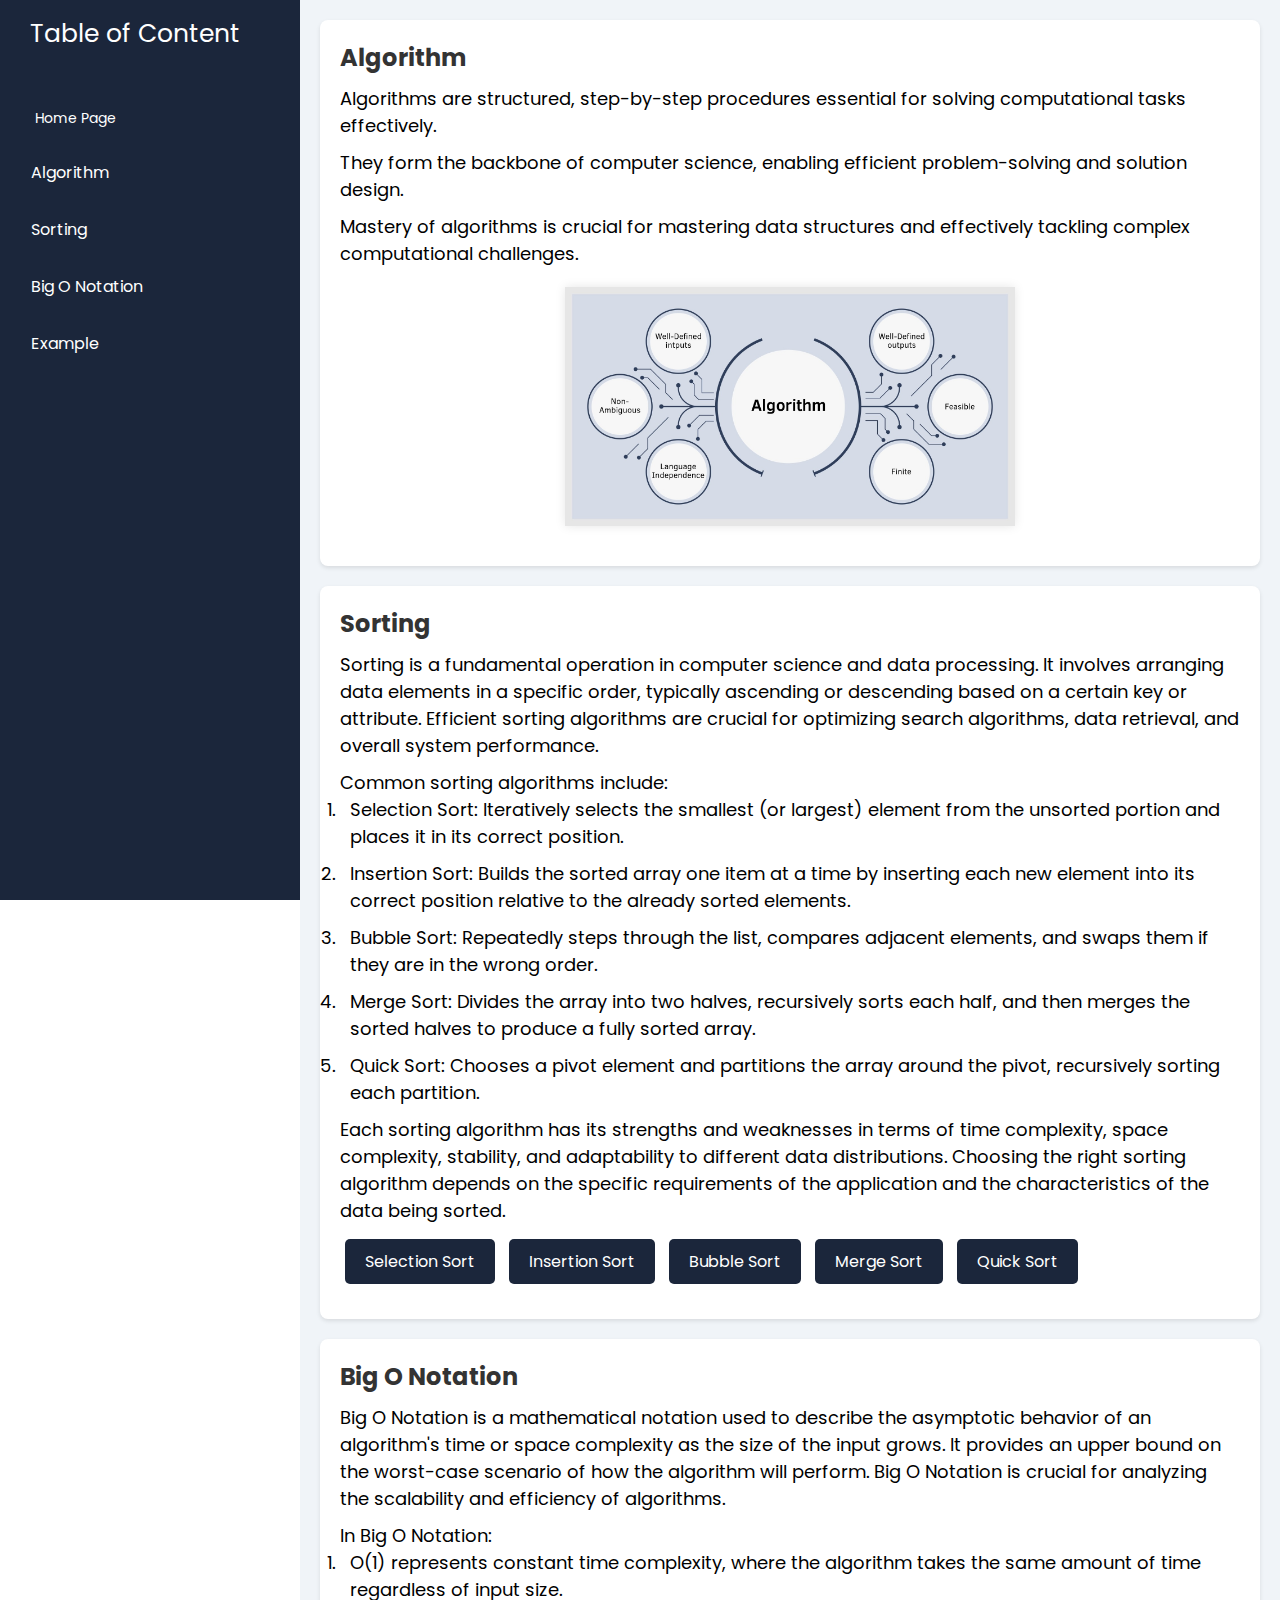
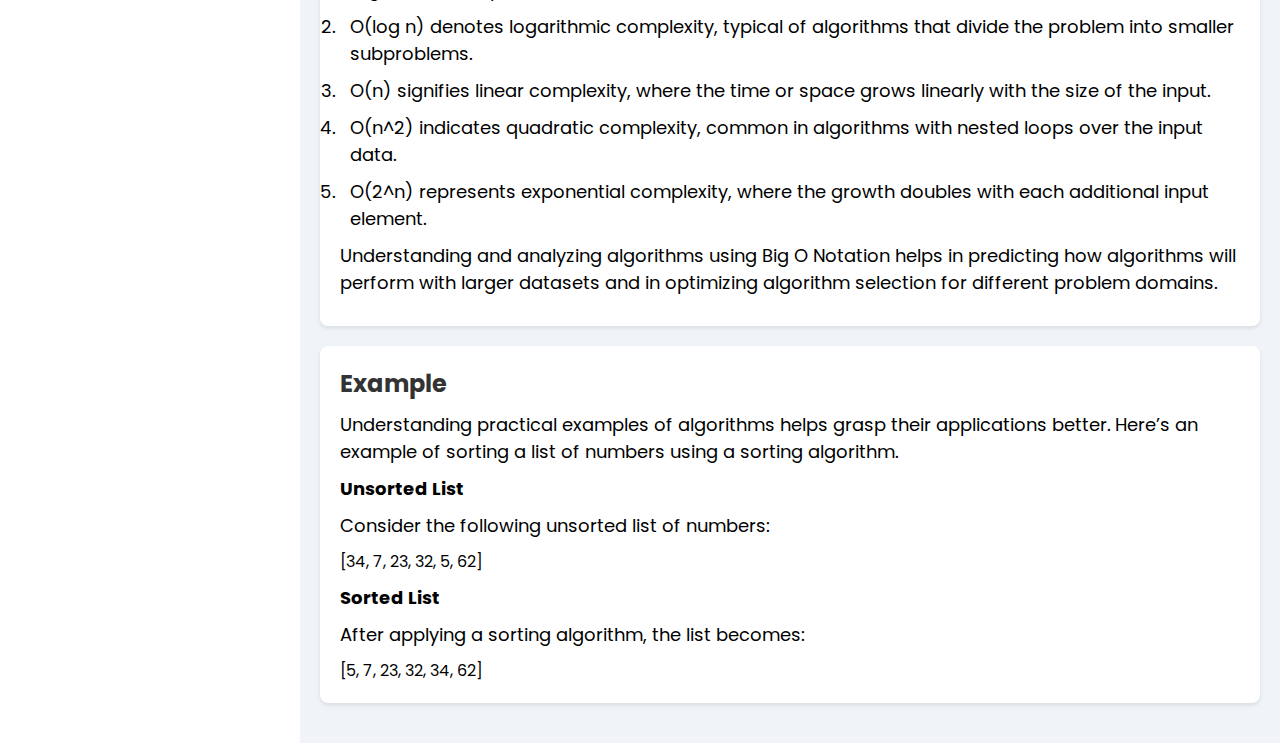
<file: index.html>
<!DOCTYPE html>
<html lang="en">
<head>
  <meta charset="UTF-8">
  <meta name="viewport" content="width=device-width, initial-scale=1.0">
  <title>Home page</title>
  <link rel="stylesheet" href="style.css">
  <link rel="stylesheet" href="https://cdnjs.cloudflare.com/ajax/libs/font-awesome/6.2.1/css/all.min.css">
  <script src="script.js" defer></script>
</head>
<body>
  <!-- Sidebar start -->
  <nav class="sidebar">
    <a href="#" class="logo">Table of Content</a>
    <div class="menu-content">
      <ul class="menu-items">
        <div class="menu-title">Home Page</div>
        <li class="item"><a href="#Algo">Algorithm</a></li>
        <li class="item" ><a href="#Sort">Sorting</a></li>
        <li class="item" ><a href="#Big">Big O Notation</a></li>
        <li class="item" ><a href="#Ex">Example</a></li>
      </ul>
    </div>
  </nav>

  <!-- Main content start -->
  <div class="main-content">
    <!-- algorithm  -->
    <div class="content-section" id="Algo">
      <h2>Algorithm</h2>
      <p>Algorithms are structured, step-by-step procedures essential for solving computational tasks effectively.</p>
      <p>They form the backbone of computer science, enabling efficient problem-solving and solution design.</p>
      <p>Mastery of algorithms is crucial for mastering data structures and effectively tackling complex computational challenges.</p>
        <img src="images/Algo.jpeg">
    </div>

        <!-- Sorting  -->
    <div class="content-section" id="Sort">
      <h2>Sorting</h2>
      <p>Sorting is a fundamental operation in computer science and data processing. It involves arranging data elements in a specific order, typically ascending or descending based on a certain key or attribute. Efficient sorting algorithms are crucial for optimizing search algorithms, data retrieval, and overall system performance.</p>

        <ol>Common sorting algorithms include:
        <li>Selection Sort: Iteratively selects the smallest (or largest) element from the unsorted portion and places it in its correct position.</li>
        <li>Insertion Sort: Builds the sorted array one item at a time by inserting each new element into its correct position relative to the already sorted elements.</li>
        <li>Bubble Sort: Repeatedly steps through the list, compares adjacent elements, and swaps them if they are in the wrong order.</li>
        <li>Merge Sort: Divides the array into two halves, recursively sorts each half, and then merges the sorted halves to produce a fully sorted array.</li>
        <li>Quick Sort: Chooses a pivot element and partitions the array around the pivot, recursively sorting each partition.</li>
        </ol>

        <p>Each sorting algorithm has its strengths and weaknesses in terms of time complexity, space complexity, stability, and adaptability to different data distributions. Choosing the right sorting algorithm depends on the specific requirements of the application and the characteristics of the data being sorted.</p>
          <div class="button-container">
        <button class="sort-button" data-url="selectionsort.html">Selection Sort</button>
        <button class="sort-button" data-url="insertionsort.html">Insertion Sort</button>
        <button class="sort-button" data-url="bubblesort.html">Bubble Sort</button>
        <button class="sort-button" data-url="mergesort.html">Merge Sort</button>
        <button class="sort-button" data-url="quicksort.html">Quick Sort</button>
      </div>
      <!-- <p>Sorting is the process of arranging data in a specific order. Common sorting algorithms include Selection Sort, Insertion Sort, Bubble Sort, Merge Sort, and Quick Sort.</p> -->
    </div>

        <!-- Big o Notation  -->
    <div class="content-section" id="Big">
      <h2>Big O Notation</h2>
      <!-- <p>Big O Notation is used to describe the performance or complexity of an algorithm. It provides an upper bound on the time or space requirements in terms of the input size.</p> -->
      <p>Big O Notation is a mathematical notation used to describe the asymptotic behavior of an algorithm's time or space complexity as the size of the input grows. It provides an upper bound on the worst-case scenario of how the algorithm will perform. Big O Notation is crucial for analyzing the scalability and efficiency of algorithms.</p>

      <ol>In Big O Notation:
      <li>O(1) represents constant time complexity, where the algorithm takes the same amount of time regardless of input size.</li>
      <li>O(log n) denotes logarithmic complexity, typical of algorithms that divide the problem into smaller subproblems.</li>
      <li>O(n) signifies linear complexity, where the time or space grows linearly with the size of the input.</li>
      <li>O(n^2) indicates quadratic complexity, common in algorithms with nested loops over the input data.</li>
      <li>O(2^n) represents exponential complexity, where the growth doubles with each additional input element.</li>
      </ol>
      <p>Understanding and analyzing algorithms using Big O Notation helps in predicting how algorithms will perform with larger datasets and in optimizing algorithm selection for different problem domains.</p>
    </div>

        <!-- Example  -->
    <div class="content-section" id="Ex">
      <h2>Example</h2>
      <p>Understanding practical examples of algorithms helps grasp their applications better. Here’s an example of sorting a list of numbers using a sorting algorithm.</p>
      
      <h3>Unsorted List</h3>
      <p>Consider the following unsorted list of numbers:</p>
      <pre><code class="language-python">[34, 7, 23, 32, 5, 62]</code></pre>
      <p></p>
      <h3>Sorted List</h3>
      <p>After applying a sorting algorithm, the list becomes:</p>
      <pre><code class="language-python">[5, 7, 23, 32, 34, 62]</code></pre>
    </div>
  </div>
  
</body>
</html>
</file>
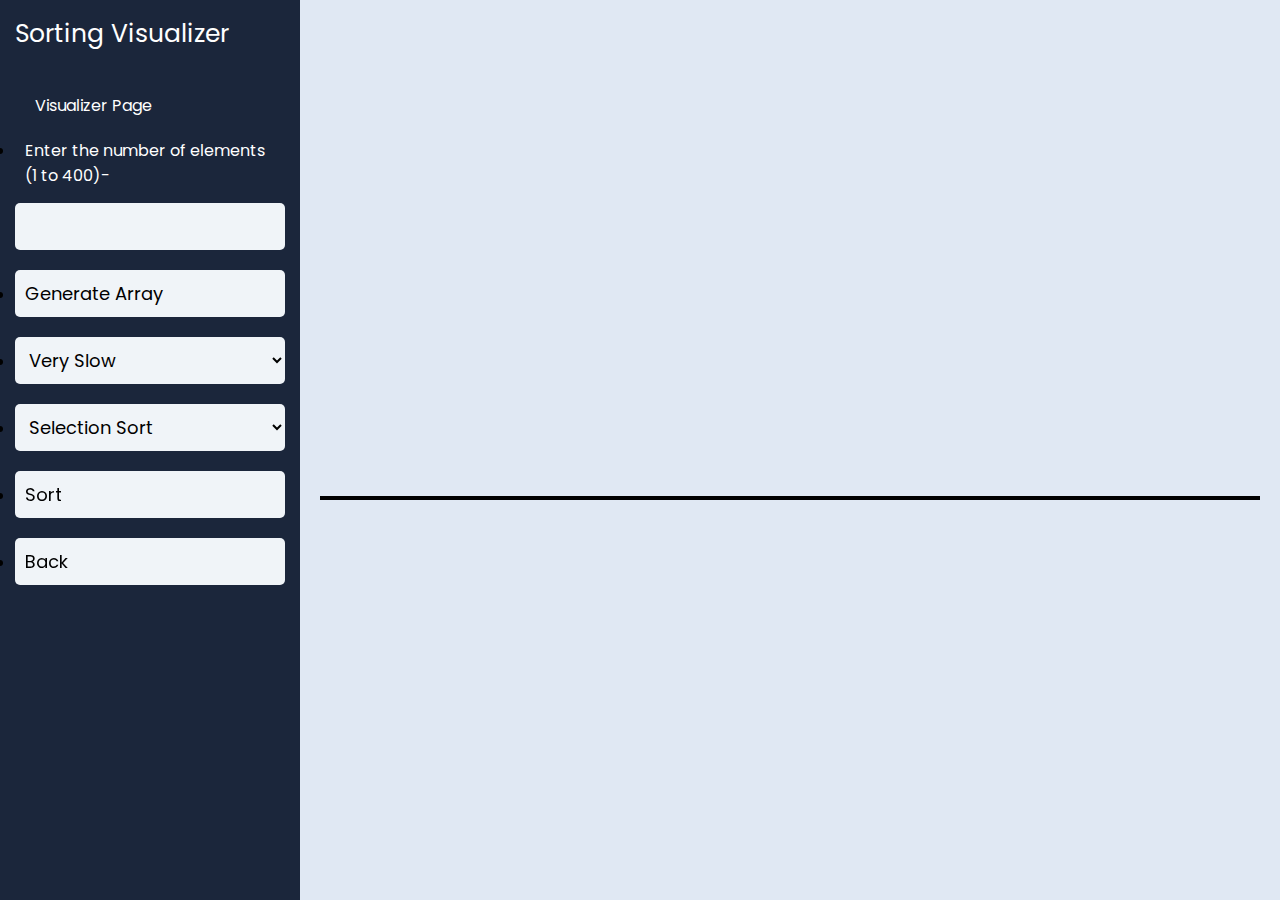
<file: trial/index.html>
<!DOCTYPE html>
<html lang="en">
<head>
    <meta charset="UTF-8">
    <meta name="viewport" content="width=device-width, initial-scale=1.0">
    <title>Visualizer</title>
    <link rel="stylesheet" href="style.css">
    <script src="index.js" defer></script>
</head>
<body>
    <!----------sidebar start---------->
    <nav class="sidebar">
        <a href="#" class="logo">Sorting Visualizer</a>
        <div class="menu-content">
            <ul class="menu-items">
                <div class="menu-title">Visualizer Page</div>
                <li class="item">
                    <a href="#">Enter the number of elements (1 to 400)-</a>
                    <input type="number" name="arr_len" id="inp">
                </li>
                <li class="item">
                    <button type="button" onclick="generateArray()">Generate Array</button>
                </li>
                <li class="item">
                    <select id="speedSelect">
                        <option value="0">Very Slow</option>
                        <option value="1">Slow</option>
                        <option value="2">Fast</option>
                        <option value="3">Very Fast</option>
                    </select>
                </li>
                <li class="item">
                    <select id="mySelect">
                        <option value="option1">Selection Sort</option>
                        <option value="option2">Insertion Sort</option>
                        <option value="option3">Bubble Sort</option>
                        <option value="option4">Merge Sort</option>
                        <option value="option5">Quick Sort</option>
                    </select>
                </li>
                <li class="item">
                    <button type="button" onclick="sort()">Sort</button>
                </li>
                <li class="item">
                    <button type="button" onclick="goBack()">Back</button>
                </li>
            </ul>
        </div>
    </nav>
    <!----------sidebar end---------->

    <!----------main start---------->        
    <div class="main-content">
        <div class="elementsDiv">
            <!--  dynamically array -->
        </div>
    </div>
    <!----------main end---------->

</body>
</html>
</file>
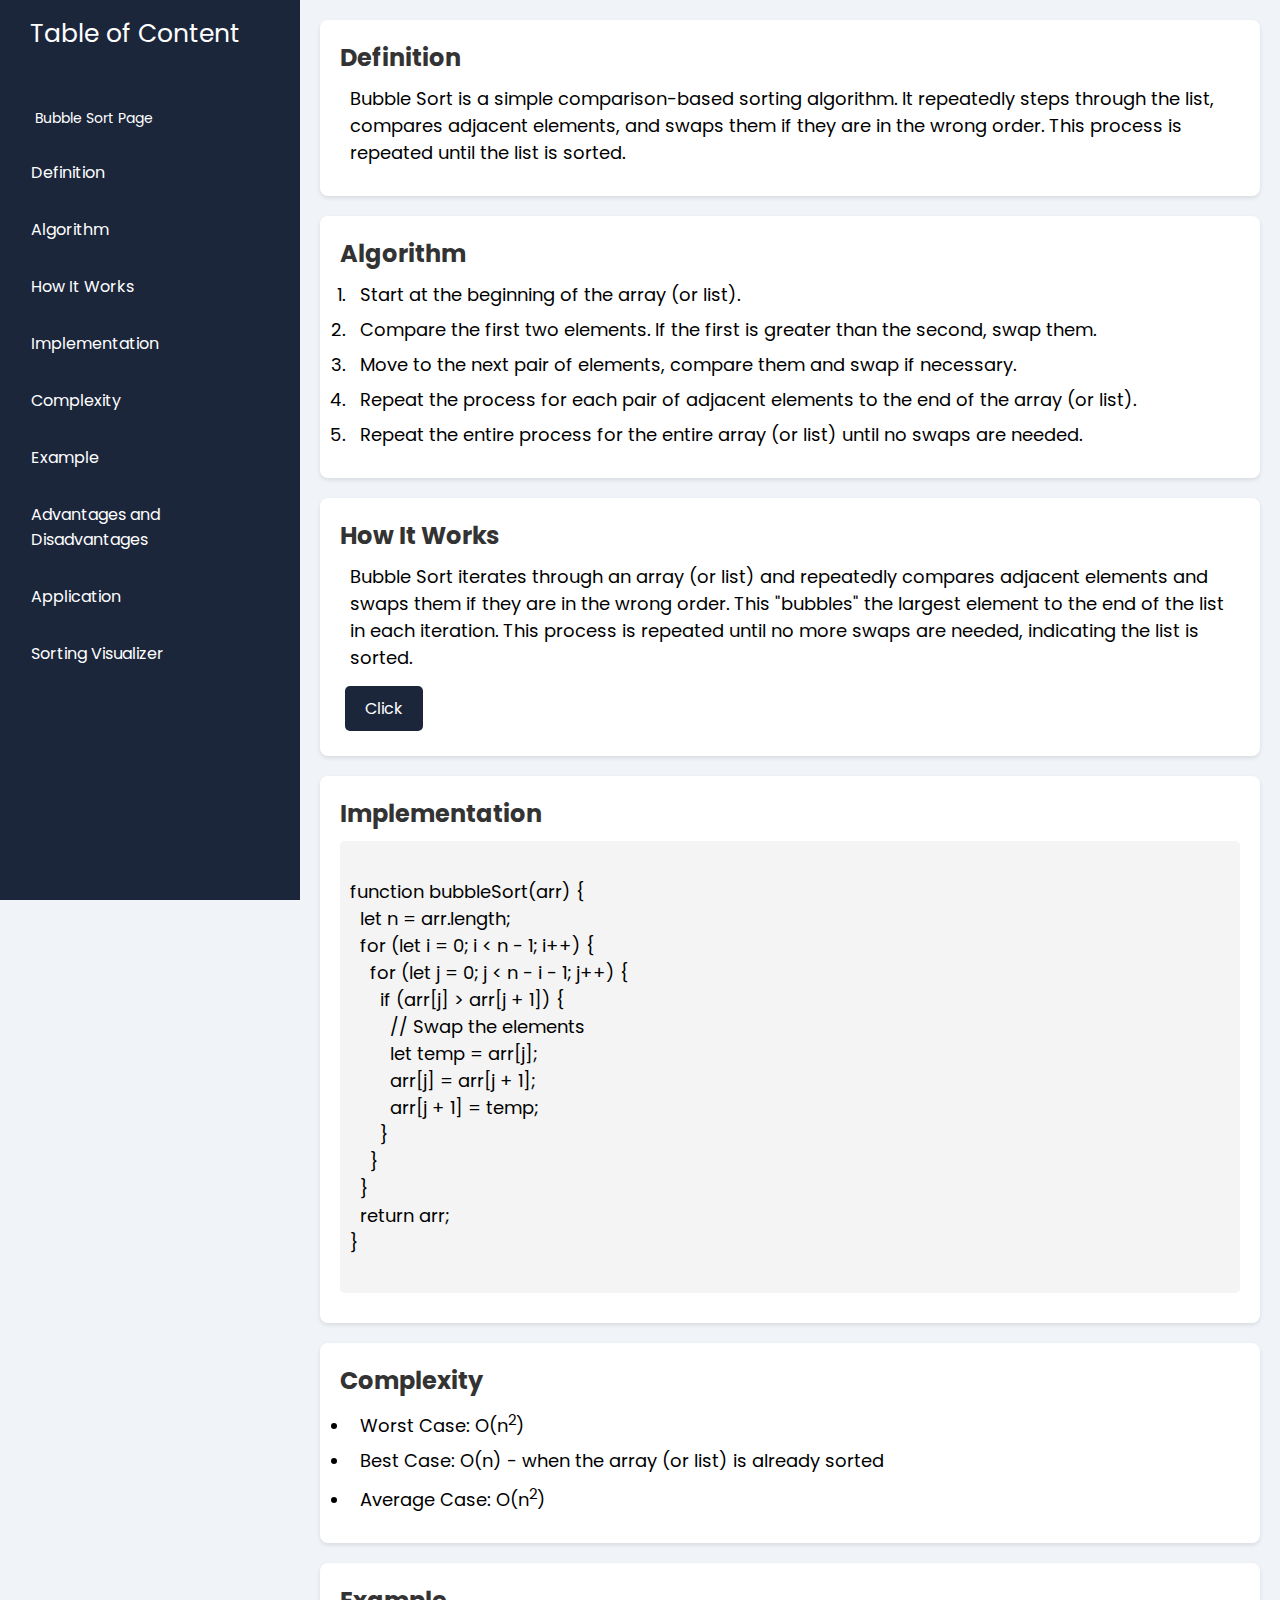
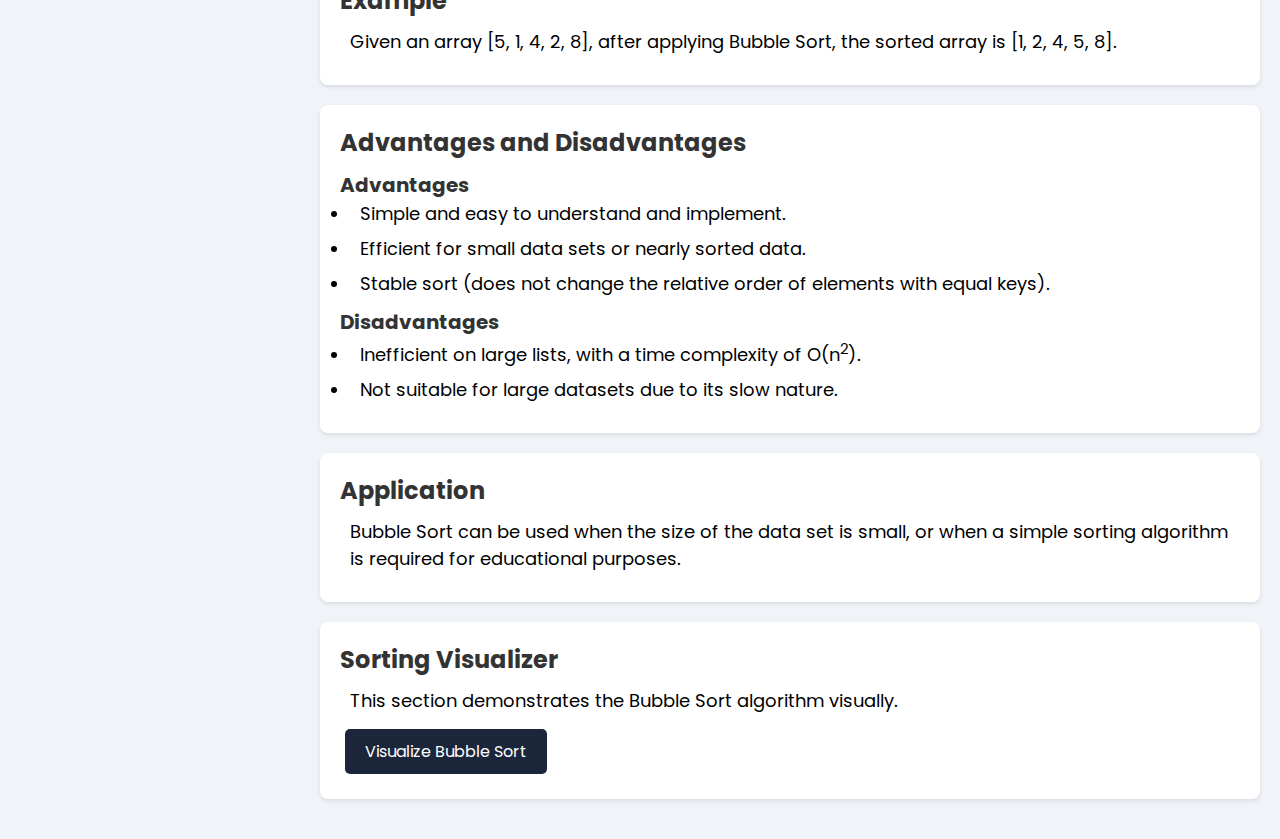
<file: bubblesort.html>
<!DOCTYPE html>
<html lang="en">
<head>
  <meta charset="UTF-8">
  <meta name="viewport" content="width=device-width, initial-scale=1.0">
  <title>Bubble Sort</title>
  <link rel="stylesheet" href="bubblesort.css">
  <script src="bubblesort.js" defer></script>
</head>
<body>
<!-- Sidebar start -->
  <nav class="sidebar">
    <a href="#" class="logo">Table of Content</a>
    <div class="menu-content">
      <ul class="menu-items">
        <div class="menu-title">Bubble Sort Page</div>
        <li class="item"><a href="#definition">Definition</a></li>
        <li class="item"><a href="#algorithm">Algorithm</a></li>
        <li class="item"><a href="#how-it-works">How It Works</a></li>
        <li class="item"><a href="#implementation">Implementation</a></li>
        <li class="item"><a href="#complexity">Complexity</a></li>
        <li class="item"><a href="#example">Example</a></li>
        <li class="item"><a href="#advantages-and-disadvantages">Advantages and Disadvantages</a></li>
        <li class="item"><a href="#application">Application</a></li>
        <li class="item"><a href="#sorting-visualizer">Sorting Visualizer</a></li> 
      </ul>
    </div>
  </nav>
<!-- Sidebar end -->

<!-- Main content start -->
  <div class="main-content">
    <div id="definition" class="content-section">
      <h2>Definition</h2>
      <p>Bubble Sort is a simple comparison-based sorting algorithm. It repeatedly steps through the list, compares adjacent elements, and swaps them if they are in the wrong order. This process is repeated until the list is sorted.</p>
    </div>
    <div id="algorithm" class="content-section">
      <h2>Algorithm</h2>
      <ol>
        <li>Start at the beginning of the array (or list).</li>
        <li>Compare the first two elements. If the first is greater than the second, swap them.</li>
        <li>Move to the next pair of elements, compare them and swap if necessary.</li>
        <li>Repeat the process for each pair of adjacent elements to the end of the array (or list).</li>
        <li>Repeat the entire process for the entire array (or list) until no swaps are needed.</li>
      </ol>
    </div>
    <div id="how-it-works" class="content-section">
      <h2>How It Works</h2>
      <p>Bubble Sort iterates through an array (or list) and repeatedly compares adjacent elements and swaps them if they are in the wrong order. This "bubbles" the largest element to the end of the list in each iteration. This process is repeated until no more swaps are needed, indicating the list is sorted.</p>
      <button class="sort-button">Click</button>
    </div>
    <div id="popup" class="popup-container" style="display: none;">
      <div id="additional-content" class="additional-content">
        <img src="images/bubblesort.jpeg">
      </div>
      <button id="close-popup" class="close-button">Close</button>
    </div>

    <div id="implementation" class="content-section">
      <h2>Implementation</h2>
      <pre><code>
function bubbleSort(arr) {
  let n = arr.length;
  for (let i = 0; i < n - 1; i++) {
    for (let j = 0; j < n - i - 1; j++) {
      if (arr[j] > arr[j + 1]) {
        // Swap the elements
        let temp = arr[j];
        arr[j] = arr[j + 1];
        arr[j + 1] = temp;
      }
    }
  }
  return arr;
}
      </code></pre>
    </div>
    <div id="complexity" class="content-section">
      <h2>Complexity</h2>
      <ul>
        <li>Worst Case: O(n<sup>2</sup>)</li>
        <li>Best Case: O(n) - when the array (or list) is already sorted</li>
        <li>Average Case: O(n<sup>2</sup>)</li>
      </ul>
    </div>
    <div id="example" class="content-section">
      <h2>Example</h2>
      <p>Given an array [5, 1, 4, 2, 8], after applying Bubble Sort, the sorted array is [1, 2, 4, 5, 8].</p>
    </div>
    <div id="advantages-and-disadvantages" class="content-section">
      <h2>Advantages and Disadvantages</h2>
      <h3>Advantages</h3>
      <ul>
        <li>Simple and easy to understand and implement.</li>
        <li>Efficient for small data sets or nearly sorted data.</li>
        <li>Stable sort (does not change the relative order of elements with equal keys).</li>
      </ul>
      <h3>Disadvantages</h3>
      <ul>
        <li>Inefficient on large lists, with a time complexity of O(n<sup>2</sup>).</li>
        <li>Not suitable for large datasets due to its slow nature.</li>
      </ul>
    </div>
    <div id="application" class="content-section">
      <h2>Application</h2>
      <p>Bubble Sort can be used when the size of the data set is small, or when a simple sorting algorithm is required for educational purposes.</p>
    </div>
    <div id="sorting-visualizer" class="content-section">
      <h2>Sorting Visualizer</h2>
      <p>This section demonstrates the Bubble Sort algorithm visually.</p>
      <button onclick="openVisualizer()" id="visualize-button" class="sort-button">Visualize Bubble Sort</button>
      <!-- You can add more content or styling as needed for your visualization -->
    </div>
    
  </div>
<!-- Main content end -->

</body>

</html>
</file>
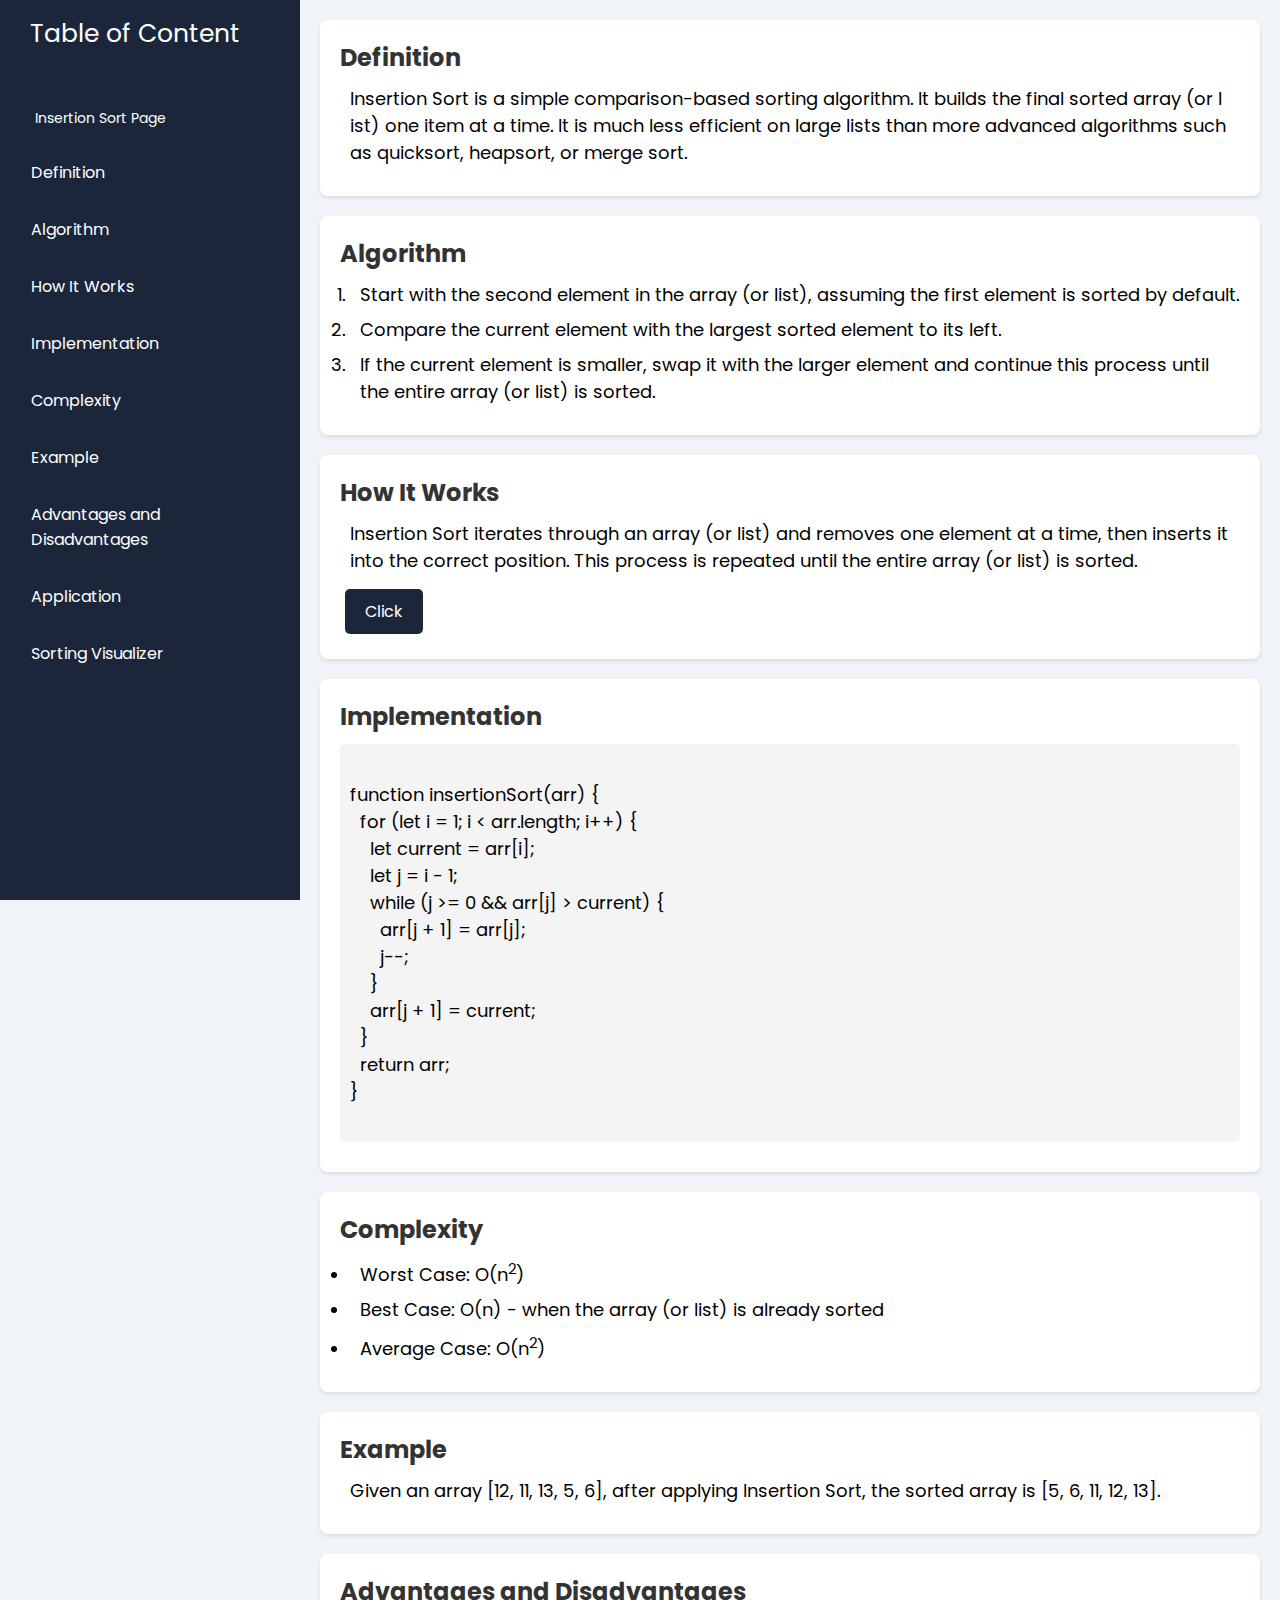
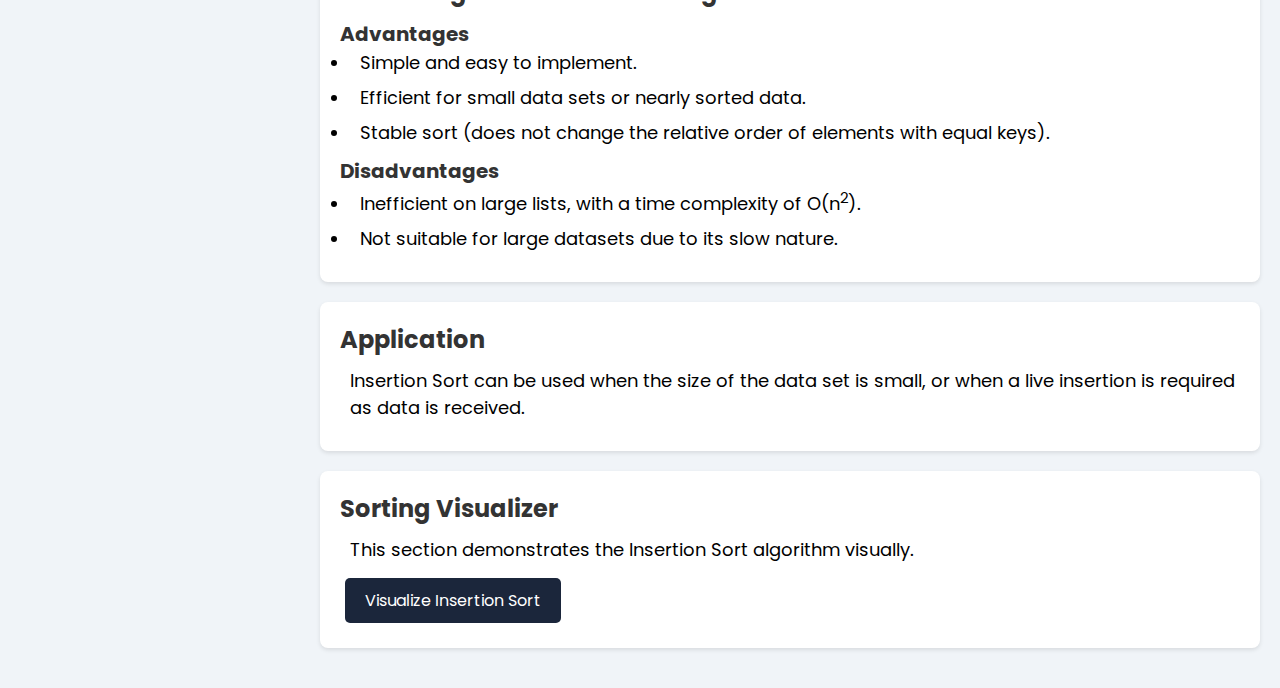
<file: insertionsort.html>
<!DOCTYPE html>
<html lang="en">
<head>
  <meta charset="UTF-8">
  <meta name="viewport" content="width=device-width, initial-scale=1.0">
  <title>Insertion Sort</title>
  <link rel="stylesheet" href="insertionsort.css">
  <script src="insertionsort.js" defer></script>
</head>
<body>
<!-- Sidebar start -->
  <nav class="sidebar">
    <a href="#" class="logo">Table of Content</a>
    <div class="menu-content">
      <ul class="menu-items">
        <div class="menu-title">Insertion Sort Page</div>
        <li class="item"><a href="#definition">Definition</a></li>
        <li class="item"><a href="#algorithm">Algorithm</a></li>
        <li class="item"><a href="#how-it-works">How It Works</a></li>
        <li class="item"><a href="#implementation">Implementation</a></li>
        <li class="item"><a href="#complexity">Complexity</a></li>
        <li class="item"><a href="#example">Example</a></li>
        <li class="item"><a href="#advantages-and-disadvantages">Advantages and Disadvantages</a></li>
        <li class="item"><a href="#application">Application</a></li>
        <li class="item"><a href="#sorting-visualizer">Sorting Visualizer</a></li> 
      </ul>
    </div>
  </nav>
<!-- Sidebar end -->

<!-- Main content start -->
  <div class="main-content">
    <div id="definition" class="content-section">
      <h2>Definition</h2>
      <p>Insertion Sort is a simple comparison-based sorting algorithm. It builds the final sorted array (or l      ist) one item at a time. It is much less efficient on large lists than more advanced algorithms such as quicksort, heapsort, or merge sort.</p>
    </div>
    <div id="algorithm" class="content-section">
      <h2>Algorithm</h2>
      <ol>
        <li>Start with the second element in the array (or list), assuming the first element is sorted by default.</li>
        <li>Compare the current element with the largest sorted element to its left.</li>
        <li>If the current element is smaller, swap it with the larger element and continue this process until the entire array (or list) is sorted.</li>
      </ol>
    </div>
    <div id="how-it-works" class="content-section">
      <h2>How It Works</h2>
      <p>Insertion Sort iterates through an array (or list) and removes one element at a time, then inserts it into the correct position. This process is repeated until the entire array (or list) is sorted.</p>
      <button class="sort-button">Click</button>
    </div>
    <div id="popup" class="popup-container" style="display: none;">
      <div id="additional-content" class="additional-content">
        <img src="images/insertionsort.jpeg">
      </div>
      <button id="close-popup" class="close-button">Close</button>
    </div>

    <div id="implementation" class="content-section">
      <h2>Implementation</h2>
      <pre><code>
function insertionSort(arr) {
  for (let i = 1; i < arr.length; i++) {
    let current = arr[i];
    let j = i - 1;
    while (j >= 0 && arr[j] > current) {
      arr[j + 1] = arr[j];
      j--;
    }
    arr[j + 1] = current;
  }
  return arr;
}
      </code></pre>
    </div>
    <div id="complexity" class="content-section">
      <h2>Complexity</h2>
      <ul>
        <li>Worst Case: O(n<sup>2</sup>)</li>
        <li>Best Case: O(n) - when the array (or list) is already sorted</li>
        <li>Average Case: O(n<sup>2</sup>)</li>
      </ul>
    </div>
    <div id="example" class="content-section">
      <h2>Example</h2>
      <p>Given an array [12, 11, 13, 5, 6], after applying Insertion Sort, the sorted array is [5, 6, 11, 12, 13].</p>
    </div>
    <div id="advantages-and-disadvantages" class="content-section">
      <h2>Advantages and Disadvantages</h2>
      <h3>Advantages</h3>
      <ul>
        <li>Simple and easy to implement.</li>
        <li>Efficient for small data sets or nearly sorted data.</li>
        <li>Stable sort (does not change the relative order of elements with equal keys).</li>
      </ul>
      <h3>Disadvantages</h3>
      <ul>
        <li>Inefficient on large lists, with a time complexity of O(n<sup>2</sup>).</li>
        <li>Not suitable for large datasets due to its slow nature.</li>
      </ul>
    </div>
    <div id="application" class="content-section">
      <h2>Application</h2>
      <p>Insertion Sort can be used when the size of the data set is small, or when a live insertion is required as data is received.</p>
    </div>
    <div id="sorting-visualizer" class="content-section">
      <h2>Sorting Visualizer</h2>
      <p>This section demonstrates the Insertion Sort algorithm visually.</p>
      <button onclick="openVisualizer()" id="visualize-button" class="sort-button">Visualize Insertion Sort</button>
    </div>    
  </div>
<!-- Main content end -->

</body>

</html>
</file>
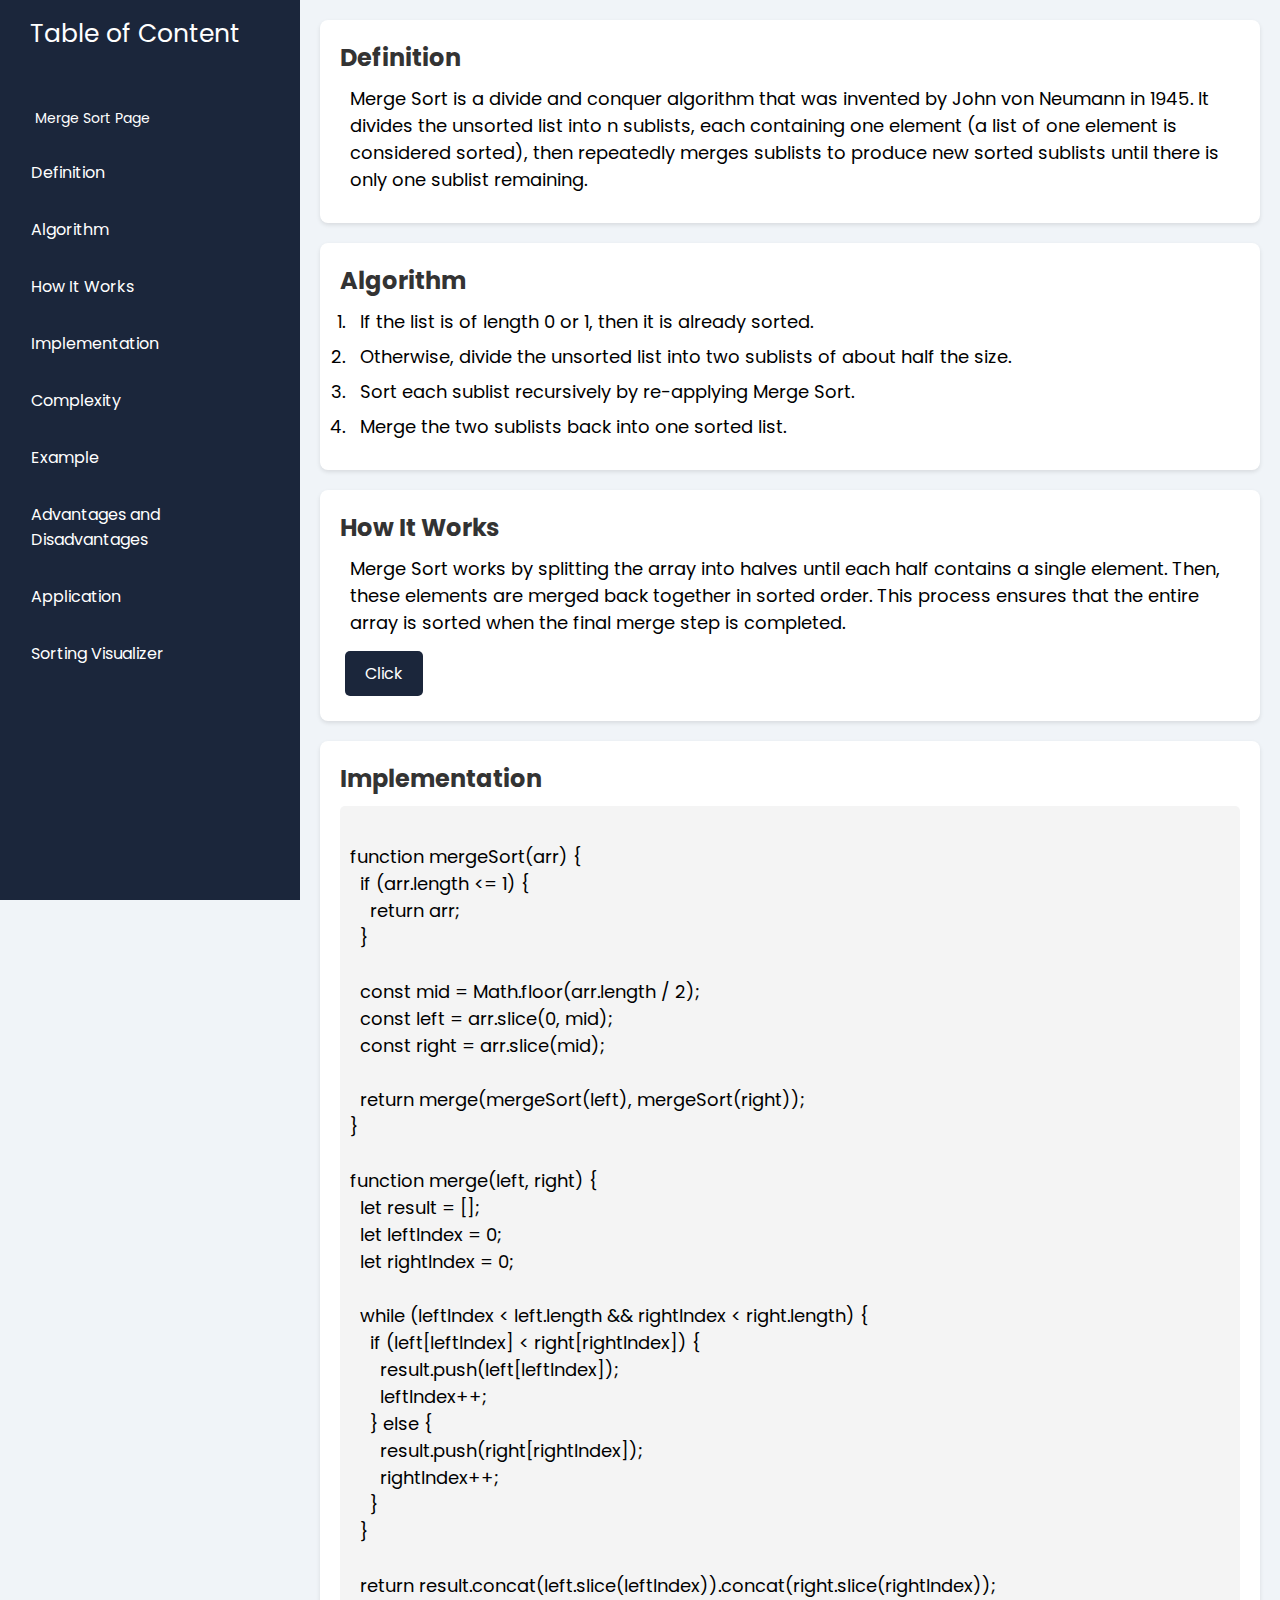
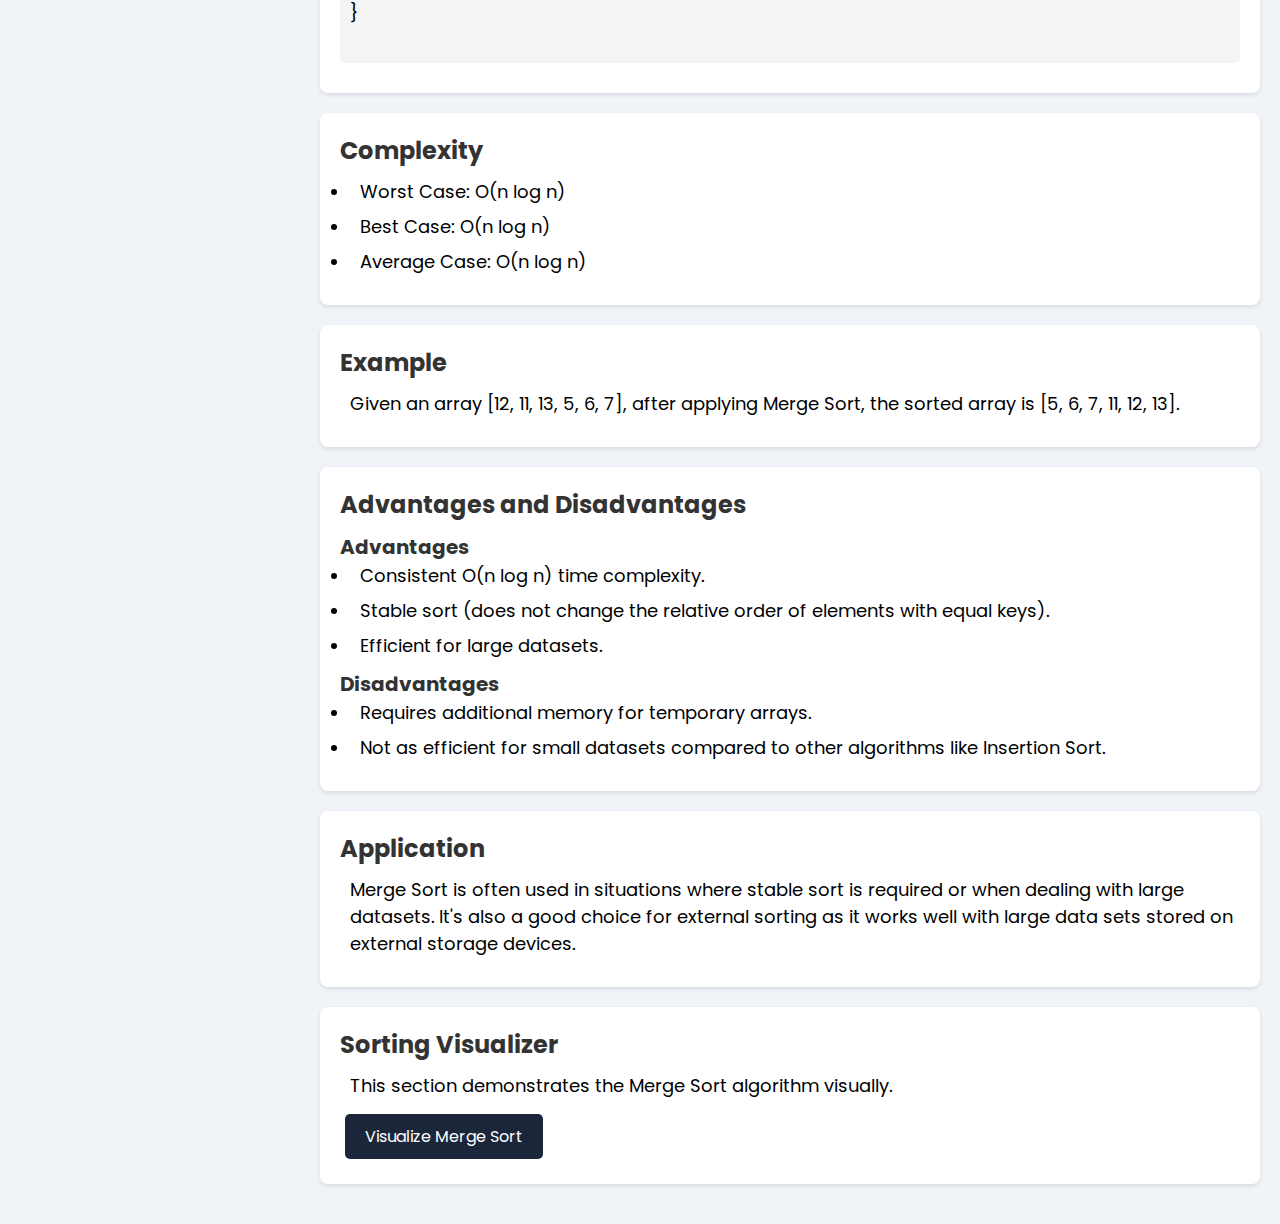
<file: mergesort.html>
<!DOCTYPE html>
<html lang="en">
<head>
  <meta charset="UTF-8">
  <meta name="viewport" content="width=device-width, initial-scale=1.0">
  <title>Merge Sort</title>
  <link rel="stylesheet" href="mergesort.css">
  <script src="mergesort.js" defer></script>
</head>
<body>
<!-- Sidebar start -->
  <nav class="sidebar">
    <a href="#" class="logo">Table of Content</a>
    <div class="menu-content">
      <ul class="menu-items">
        <div class="menu-title">Merge Sort Page</div>
        <li class="item"><a href="#definition">Definition</a></li>
        <li class="item"><a href="#algorithm">Algorithm</a></li>
        <li class="item"><a href="#how-it-works">How It Works</a></li>
        <li class="item"><a href="#implementation">Implementation</a></li>
        <li class="item"><a href="#complexity">Complexity</a></li>
        <li class="item"><a href="#example">Example</a></li>
        <li class="item"><a href="#advantages-and-disadvantages">Advantages and Disadvantages</a></li>
        <li class="item"><a href="#application">Application</a></li>
        <li class="item"><a href="#sorting-visualizer">Sorting Visualizer</a></li> 
      </ul>
    </div>
  </nav>
<!-- Sidebar end -->

<!-- Main content start -->
  <div class="main-content">
    <div id="definition" class="content-section">
      <h2>Definition</h2>
      <p>Merge Sort is a divide and conquer algorithm that was invented by John von Neumann in 1945. It divides the unsorted list into n sublists, each containing one element (a list of one element is considered sorted), then repeatedly merges sublists to produce new sorted sublists until there is only one sublist remaining.</p>
    </div>
    <div id="algorithm" class="content-section">
      <h2>Algorithm</h2>
      <ol>
        <li>If the list is of length 0 or 1, then it is already sorted.</li>
        <li>Otherwise, divide the unsorted list into two sublists of about half the size.</li>
        <li>Sort each sublist recursively by re-applying Merge Sort.</li>
        <li>Merge the two sublists back into one sorted list.</li>
      </ol>
    </div>
    <div id="how-it-works" class="content-section">
      <h2>How It Works</h2>
      <p>Merge Sort works by splitting the array into halves until each half contains a single element. Then, these elements are merged back together in sorted order. This process ensures that the entire array is sorted when the final merge step is completed.</p>
      <button class="sort-button">Click</button>
    </div>
    <div id="popup" class="popup-container" style="display: none;">
      <div id="additional-content" class="additional-content">
        <img src="images/mergesort.jpeg">
      </div>
      <button id="close-popup" class="close-button">Close</button>
    </div>

    <div id="implementation" class="content-section">
      <h2>Implementation</h2>
      <pre><code>
function mergeSort(arr) {
  if (arr.length <= 1) {
    return arr;
  }
  
  const mid = Math.floor(arr.length / 2);
  const left = arr.slice(0, mid);
  const right = arr.slice(mid);
  
  return merge(mergeSort(left), mergeSort(right));
}

function merge(left, right) {
  let result = [];
  let leftIndex = 0;
  let rightIndex = 0;
  
  while (leftIndex < left.length && rightIndex < right.length) {
    if (left[leftIndex] < right[rightIndex]) {
      result.push(left[leftIndex]);
      leftIndex++;
    } else {
      result.push(right[rightIndex]);
      rightIndex++;
    }
  }
  
  return result.concat(left.slice(leftIndex)).concat(right.slice(rightIndex));
}
      </code></pre>
    </div>
    <div id="complexity" class="content-section">
      <h2>Complexity</h2>
      <ul>
        <li>Worst Case: O(n log n)</li>
        <li>Best Case: O(n log n)</li>
        <li>Average Case: O(n log n)</li>
      </ul>
    </div>
    <div id="example" class="content-section">
      <h2>Example</h2>
      <p>Given an array [12, 11, 13, 5, 6, 7], after applying Merge Sort, the sorted array is [5, 6, 7, 11, 12, 13].</p>
    </div>
    <div id="advantages-and-disadvantages" class="content-section">
      <h2>Advantages and Disadvantages</h2>
      <h3>Advantages</h3>
      <ul>
        <li>Consistent O(n log n) time complexity.</li>
        <li>Stable sort (does not change the relative order of elements with equal keys).</li>
        <li>Efficient for large datasets.</li>
      </ul>
      <h3>Disadvantages</h3>
      <ul>
        <li>Requires additional memory for temporary arrays.</li>
        <li>Not as efficient for small datasets compared to other algorithms like Insertion Sort.</li>
      </ul>
    </div>
    <div id="application" class="content-section">
      <h2>Application</h2>
      <p>Merge Sort is often used in situations where stable sort is required or when dealing with large datasets. It's also a good choice for external sorting as it works well with large data sets stored on external storage devices.</p>
    </div>
    <div id="sorting-visualizer" class="content-section">
      <h2>Sorting Visualizer</h2>
      <p>This section demonstrates the Merge Sort algorithm visually.</p>
      <button onclick="openVisualizer()" id="visualize-button" class="sort-button">Visualize Merge Sort</button>
      <!-- You can add more content or styling as needed for your visualization -->
    </div>
    
  </div>
<!-- Main content end -->

</body>

</html>
</file>
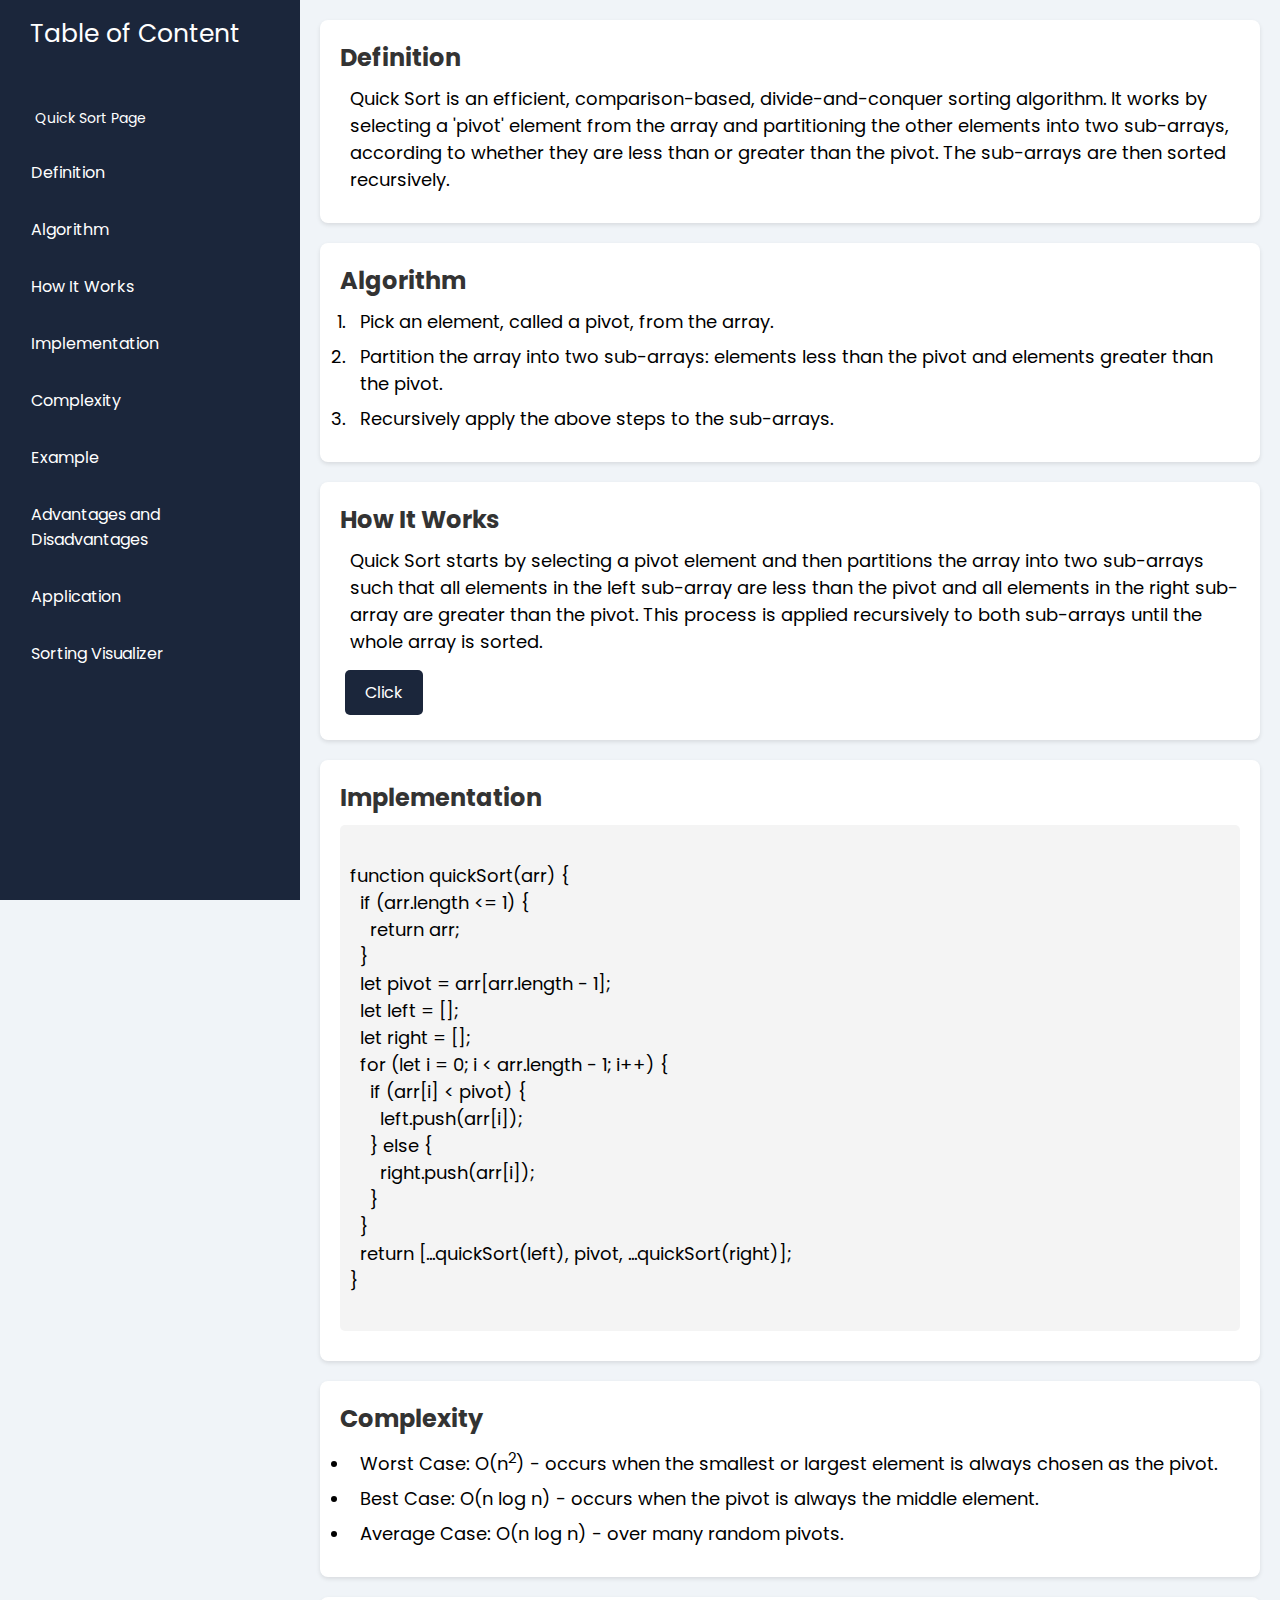
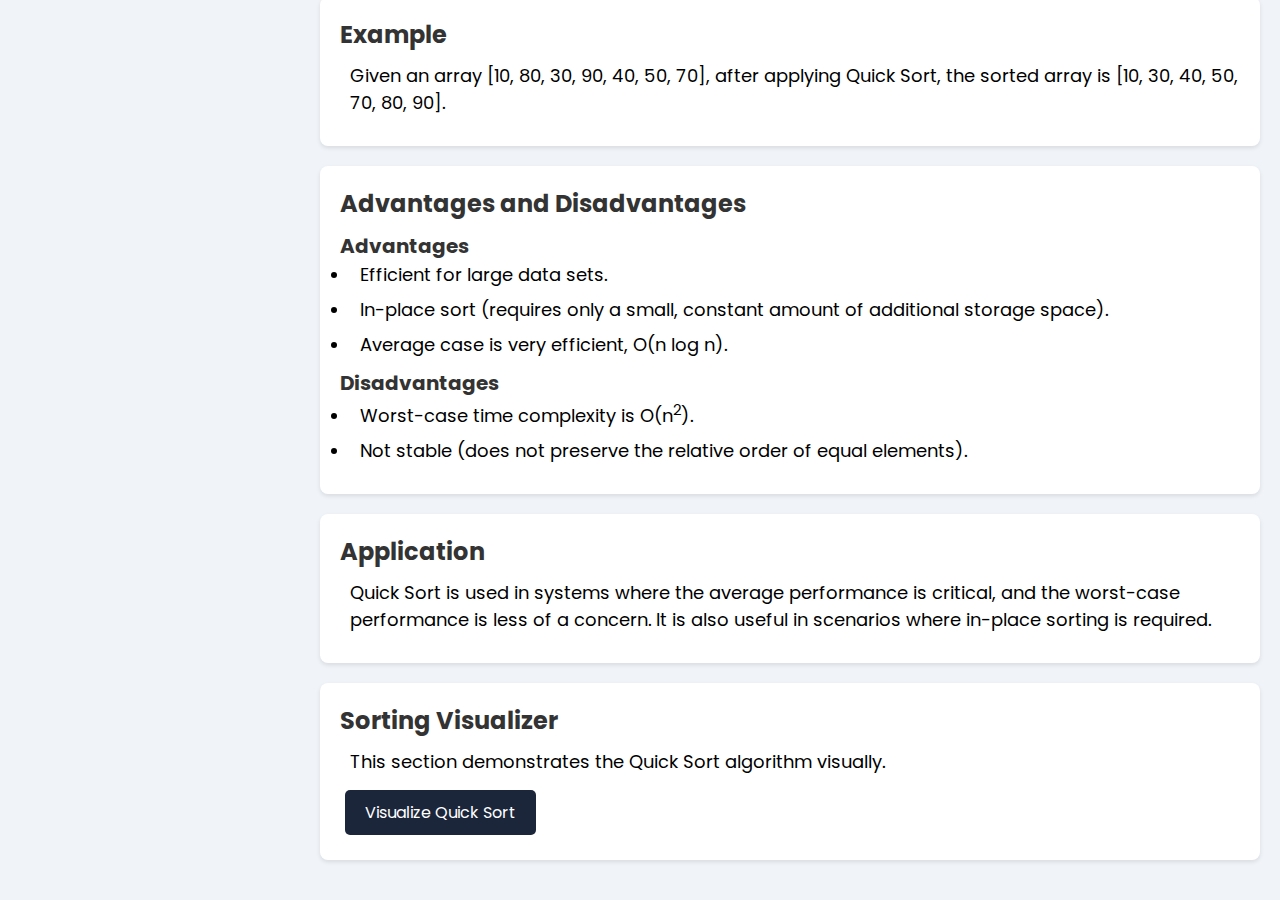
<file: quicksort.html>
<!DOCTYPE html>
<html lang="en">
<head>
  <meta charset="UTF-8">
  <meta name="viewport" content="width=device-width, initial-scale=1.0">
  <title>Quick Sort</title>
  <link rel="stylesheet" href="quicksort.css">
  <script src="quicksort.js" defer></script>
</head>
<body>
<!-- Sidebar start -->
  <nav class="sidebar">
    <a href="#" class="logo">Table of Content</a>
    <div class="menu-content">
      <ul class="menu-items">
        <div class="menu-title">Quick Sort Page</div>
        <li class="item"><a href="#definition">Definition</a></li>
        <li class="item"><a href="#algorithm">Algorithm</a></li>
        <li class="item"><a href="#how-it-works">How It Works</a></li>
        <li class="item"><a href="#implementation">Implementation</a></li>
        <li class="item"><a href="#complexity">Complexity</a></li>
        <li class="item"><a href="#example">Example</a></li>
        <li class="item"><a href="#advantages-and-disadvantages">Advantages and Disadvantages</a></li>
        <li class="item"><a href="#application">Application</a></li>
        <li class="item"><a href="#sorting-visualizer">Sorting Visualizer</a></li> 
      </ul>
    </div>
  </nav>
<!-- Sidebar end -->
 <!-- Main content start -->
  <div class="main-content">
    <div id="definition" class="content-section">
      <h2>Definition</h2>
      <p>Quick Sort is an efficient, comparison-based, divide-and-conquer sorting algorithm. It works by selecting a 'pivot' element from the array and partitioning the other elements into two sub-arrays, according to whether they are less than or greater than the pivot. The sub-arrays are then sorted recursively.</p>
    </div>
    <div id="algorithm" class="content-section">
      <h2>Algorithm</h2>
      <ol>
        <li>Pick an element, called a pivot, from the array.</li>
        <li>Partition the array into two sub-arrays: elements less than the pivot and elements greater than the pivot.</li>
        <li>Recursively apply the above steps to the sub-arrays.</li>
      </ol>
    </div>
    <div id="how-it-works" class="content-section">
      <h2>How It Works</h2>
      <p>Quick Sort starts by selecting a pivot element and then partitions the array into two sub-arrays such that all elements in the left sub-array are less than the pivot and all elements in the right sub-array are greater than the pivot. This process is applied recursively to both sub-arrays until the whole array is sorted.</p>
      <button class="sort-button">Click</button>
    </div>
    <div id="popup" class="popup-container" style="display: none;">
      <div id="additional-content" class="additional-content">
        <img src="images/quicksort.jpeg">
      </div>
      <button id="close-popup" class="close-button">Close</button>
    </div>

    <div id="implementation" class="content-section">
      <h2>Implementation</h2>
      <pre><code>
function quickSort(arr) {
  if (arr.length <= 1) {
    return arr;
  }
  let pivot = arr[arr.length - 1];
  let left = [];
  let right = [];
  for (let i = 0; i < arr.length - 1; i++) {
    if (arr[i] < pivot) {
      left.push(arr[i]);
    } else {
      right.push(arr[i]);
    }
  }
  return [...quickSort(left), pivot, ...quickSort(right)];
}
      </code></pre>
    </div>
    <div id="complexity" class="content-section">
      <h2>Complexity</h2>
      <ul>
        <li>Worst Case: O(n<sup>2</sup>) - occurs when the smallest or largest element is always chosen as the pivot.</li>
        <li>Best Case: O(n log n) - occurs when the pivot is always the middle element.</li>
        <li>Average Case: O(n log n) - over many random pivots.</li>
      </ul>
    </div>
    <div id="example" class="content-section">
      <h2>Example</h2>
      <p>Given an array [10, 80, 30, 90, 40, 50, 70], after applying Quick Sort, the sorted array is [10, 30, 40, 50, 70, 80, 90].</p>
    </div>
    <div id="advantages-and-disadvantages" class="content-section">
      <h2>Advantages and Disadvantages</h2>
      <h3>Advantages</h3>
      <ul>
        <li>Efficient for large data sets.</li>
        <li>In-place sort (requires only a small, constant amount of additional storage space).</li>
        <li>Average case is very efficient, O(n log n).</li>
      </ul>
      <h3>Disadvantages</h3>
      <ul>
        <li>Worst-case time complexity is O(n<sup>2</sup>).</li>
        <li>Not stable (does not preserve the relative order of equal elements).</li>
      </ul>
    </div>
    <div id="application" class="content-section">
      <h2>Application</h2>
      <p>Quick Sort is used in systems where the average performance is critical, and the worst-case performance is less of a concern. It is also useful in scenarios where in-place sorting is required.</p>
    </div>
    <div id="sorting-visualizer" class="content-section">
      <h2>Sorting Visualizer</h2>
      <p>This section demonstrates the Quick Sort algorithm visually.</p>
      <button onclick="openVisualizer()" id="visualize-button" class="sort-button">Visualize Quick Sort</button>
      <!-- You can add more content or styling as needed for your visualization -->
    </div>
    
  </div>
  <!-- Main content end -->
</body>

</html>
</file>
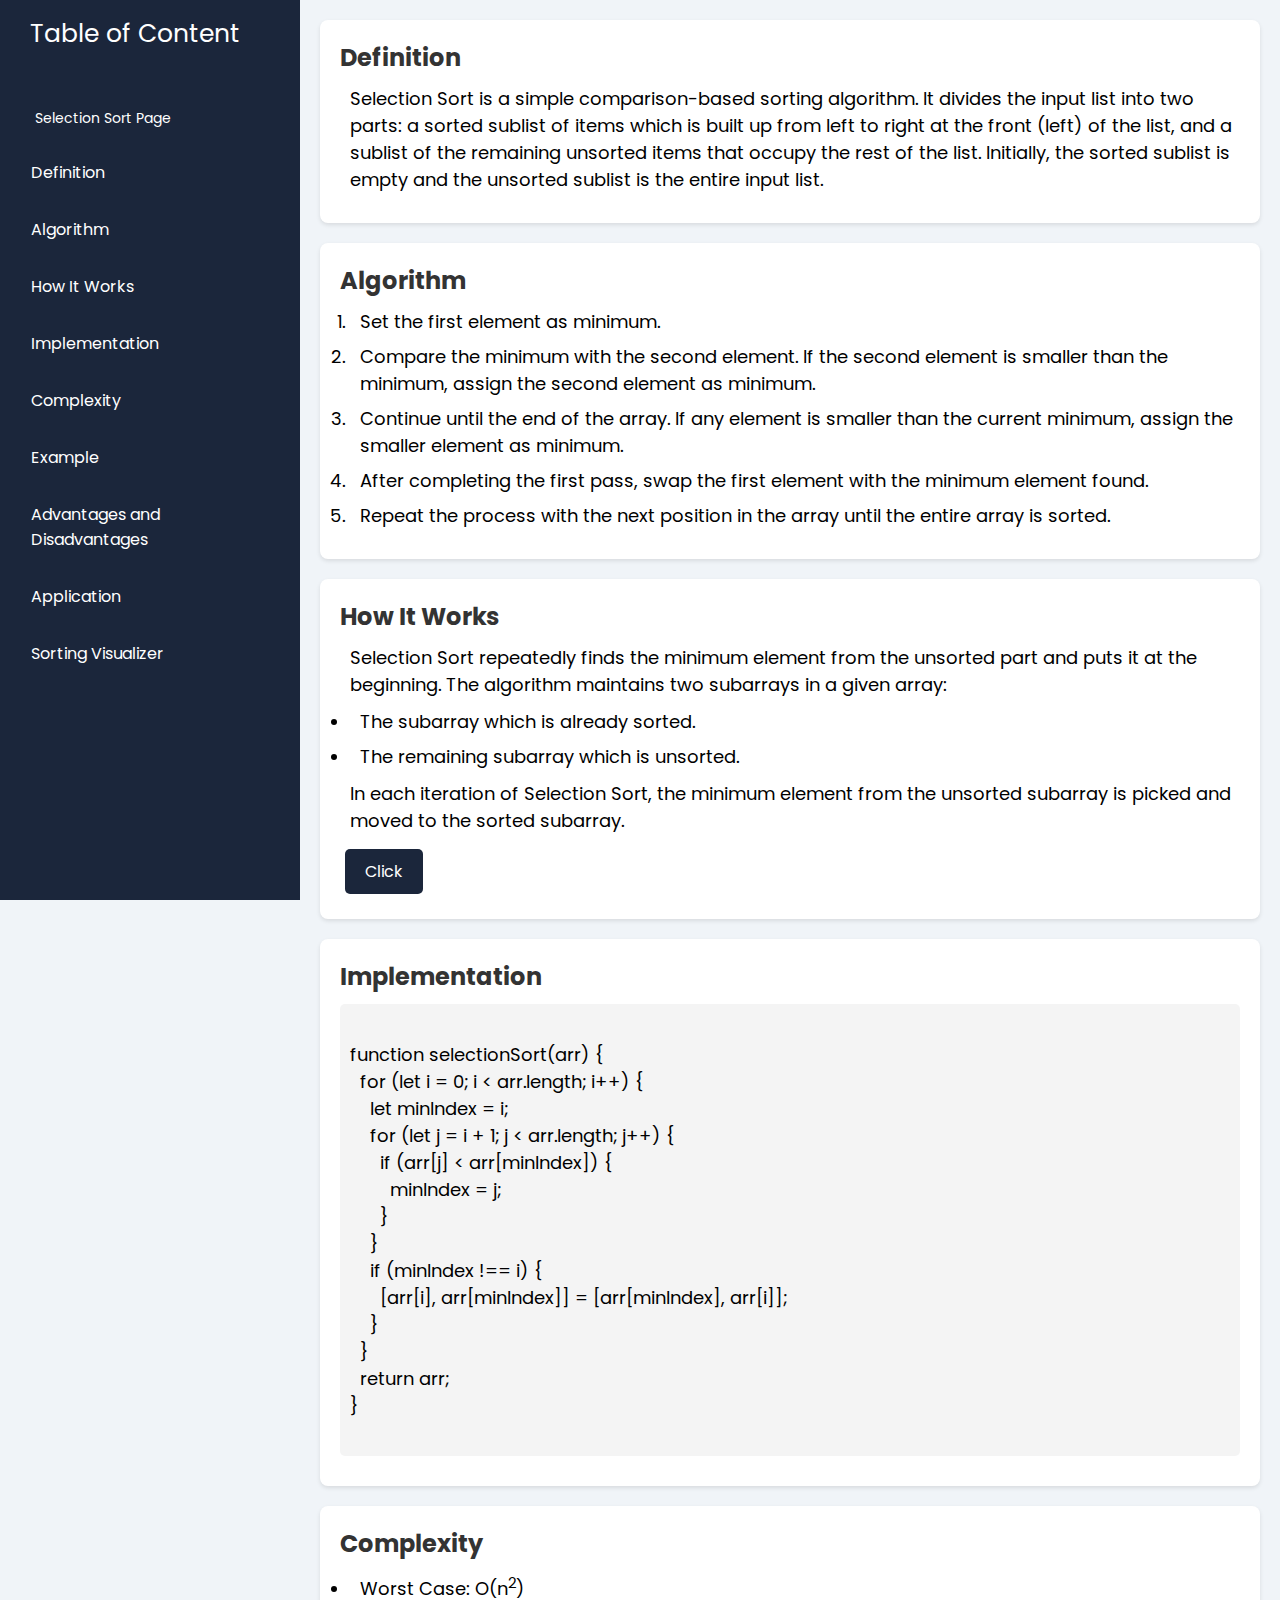
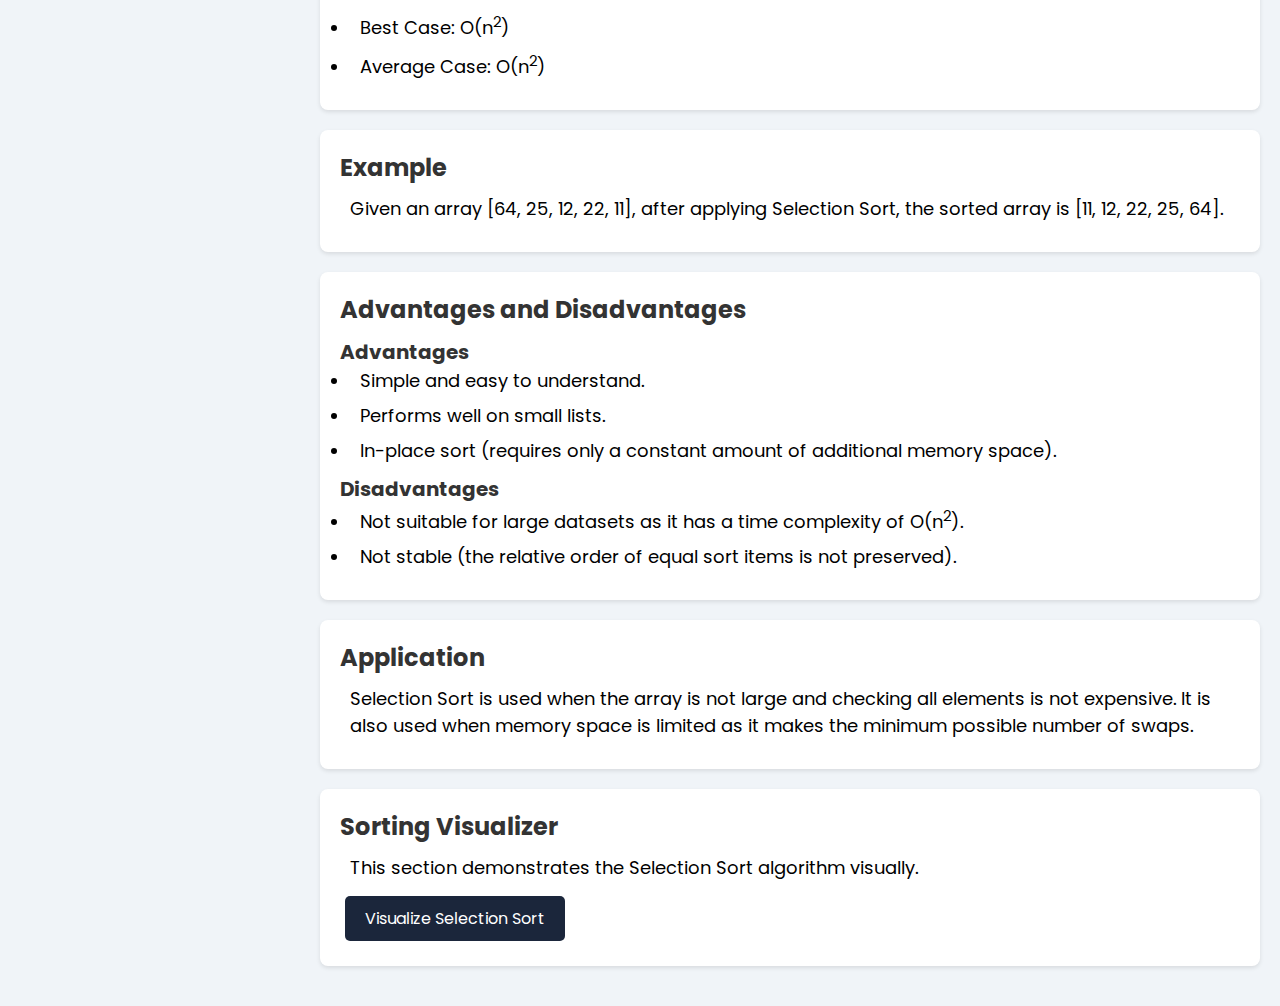
<file: selectionsort.html>
<!DOCTYPE html>
<html lang="en">
<head>
  <meta charset="UTF-8">
  <meta name="viewport" content="width=device-width, initial-scale=1.0">
  <title>Selection Sort</title>
  <link rel="stylesheet" href="selectionsort.css">
  <script src="selectionsort.js" defer></script>
</head>
<body>
  <!-- Sidebar start -->
  <nav class="sidebar">
    <a href="#" class="logo">Table of Content</a>
    <div class="menu-content">
      <ul class="menu-items">
        <div class="menu-title">Selection Sort Page</div>
        <li class="item"><a href="#definition">Definition</a></li>
        <li class="item"><a href="#algorithm">Algorithm</a></li>
        <li class="item"><a href="#how-it-works">How It Works</a></li>
        <li class="item"><a href="#implementation">Implementation</a></li>
        <li class="item"><a href="#complexity">Complexity</a></li>
        <li class="item"><a href="#example">Example</a></li>
        <li class="item"><a href="#advantages-and-disadvantages">Advantages and Disadvantages</a></li>
        <li class="item"><a href="#application">Application</a></li>
        <li class="item"><a href="#sorting-visualizer">Sorting Visualizer</a></li> 
      </ul>
    </div>
  </nav>
  <!-- Sidebar end -->
   <!-- Main content start -->
  <div class="main-content">
    <div id="definition" class="content-section">
      <h2>Definition</h2>
      <p>Selection Sort is a simple comparison-based sorting algorithm. It divides the input list into two parts: a sorted sublist of items which is built up from left to right at the front (left) of the list, and a sublist of the remaining unsorted items that occupy the rest of the list. Initially, the sorted sublist is empty and the unsorted sublist is the entire input list.</p>
    </div>
    <div id="algorithm" class="content-section">
      <h2>Algorithm</h2>
      <ol>
        <li>Set the first element as minimum.</li>
        <li>Compare the minimum with the second element. If the second element is smaller than the minimum, assign the second element as minimum.</li>
        <li>Continue until the end of the array. If any element is smaller than the current minimum, assign the smaller element as minimum.</li>
        <li>After completing the first pass, swap the first element with the minimum element found.</li>
        <li>Repeat the process with the next position in the array until the entire array is sorted.</li>
      </ol>
    </div>
    <div id="how-it-works" class="content-section">
      <h2>How It Works</h2>
      <p>Selection Sort repeatedly finds the minimum element from the unsorted part and puts it at the beginning. The algorithm maintains two subarrays in a given array:</p>
      <ul>
        <li>The subarray which is already sorted.</li>
        <li>The remaining subarray which is unsorted.</li>
      </ul>
      <p>In each iteration of Selection Sort, the minimum element from the unsorted subarray is picked and moved to the sorted subarray.</p>
      <button class="sort-button">Click</button>
    </div>
    <div id="popup" class="popup-container" style="display: none;">
      <div id="additional-content" class="additional-content">
        <img src="images/selectionsort.jpeg">
      </div>
      <button id="close-popup" class="close-button">Close</button>
    </div>

    <div id="implementation" class="content-section">
      <h2>Implementation</h2>
      <pre><code>
function selectionSort(arr) {
  for (let i = 0; i < arr.length; i++) {
    let minIndex = i;
    for (let j = i + 1; j < arr.length; j++) {
      if (arr[j] < arr[minIndex]) {
        minIndex = j;
      }
    }
    if (minIndex !== i) {
      [arr[i], arr[minIndex]] = [arr[minIndex], arr[i]];
    }
  }
  return arr;
}
      </code></pre>
    </div>
    <div id="complexity" class="content-section">
      <h2>Complexity</h2>
      <ul>
        <li>Worst Case: O(n<sup>2</sup>)</li>
        <li>Best Case: O(n<sup>2</sup>)</li>
        <li>Average Case: O(n<sup>2</sup>)</li>
      </ul>
    </div>
    <div id="example" class="content-section">
      <h2>Example</h2>
      <p>Given an array [64, 25, 12, 22, 11], after applying Selection Sort, the sorted array is [11, 12, 22, 25, 64].</p>
    </div>
    <div id="advantages-and-disadvantages" class="content-section">
      <h2>Advantages and Disadvantages</h2>
      <h3>Advantages</h3>
      <ul>
        <li>Simple and easy to understand.</li>
        <li>Performs well on small lists.</li>
        <li>In-place sort (requires only a constant amount of additional memory space).</li>
      </ul>
      <h3>Disadvantages</h3>
      <ul>
        <li>Not suitable for large datasets as it has a time complexity of O(n<sup>2</sup>).</li>
        <li>Not stable (the relative order of equal sort items is not preserved).</li>
      </ul>
    </div>
    <div id="application" class="content-section">
      <h2>Application</h2>
      <p>Selection Sort is used when the array is not large and checking all elements is not expensive. It is also used when memory space is limited as it makes the minimum possible number of swaps.</p>
    </div>
    <div id="sorting-visualizer" class="content-section">
      <h2>Sorting Visualizer</h2>
      <p>This section demonstrates the Selection Sort algorithm visually.</p>
      <button onclick="openVisualizer()" id="visualize-button" class="sort-button">Visualize Selection Sort</button>
      <!-- You can add more content or styling as needed for your visualization -->
    </div>
    
  </div>
  <!-- MSin content end -->
</body>

</html>
</file>
<file: style.css>
@import url("https://fonts.googleapis.com/css2?family=Poppins:wght@200;300;400;500;600;700&display=swap");

* {
  margin: 0;
  padding: 0;
  box-sizing: border-box;
  font-family: "Poppins", sans-serif;
}

/* sidebar start */
.sidebar {
  position: fixed;
  height: 100%;
  width: 300px;
  background: #1B263B;
  padding: 15px;
  z-index: 99;
}

.logo {
  font-size: 25px;
  padding: 0 15px;
}

.sidebar a {
  color: #fff;
  text-decoration: none;
}

.menu-content {
  margin-top: 40px;
  overflow-y: auto;
}

.menu-content::-webkit-scrollbar {
  display: none;
}

.menu-items {
  list-style: none;
}

.menu-title {
  color: #fff;
  font-size: 14px;
  padding: 15px 20px;
}

.item a{
  padding: 16px;
  display: block;
  border-radius: 12px;
}

.item a:hover{
  background: rgba(255, 255, 255, 0.1);
}
/* sidebar end */

/* Main content start */
.main-content {
  margin-left: 300px;
  padding: 20px;
  background: #F0F4F8;
  min-height: 100vh;
}

.content-section {
  background: #fff;
  padding: 20px;
  margin-bottom: 20px;
  border-radius: 8px;
  box-shadow: 0 2px 4px rgba(0, 0, 0, 0.1);
}

.content-section h2 {
  margin-bottom: 10px;
  font-size: 24px;
  color: #333;
}

/* Styling for the image */
.content-section img {
  /* max-width: 100%;
  height: auto;
  display: block; */
  /* margin: 20px auto; */
  box-shadow: 0 0 10px rgba(0, 0, 0, 0.1);
  display: block;
  margin: 20px;
  margin-left: auto;
  margin-right: auto;
  width: 50%;
}

.content-section p,.content-section h3 {
  margin-bottom: 10px;
  font-size: 18px;
  color: black;
}

.content-section ol
{
  /* padding-left: 10px; */
  margin-bottom: 10px;
  font-size: 18px;
  color: black;
}

.content-section li
{
  padding-left: 10px;
  margin-bottom: 10px;
  font-size: 18px;
  color: black;
}

/* Styling for the button */
.button-container {
  margin-bottom: 10px;
}

.sort-button {
  padding: 10px 20px;
  margin: 5px;
  font-size: 16px;
  color: #fff;
  background-color: #1B263B;
  border: none;
  border-radius: 5px;
  cursor: pointer;
}

.sort-button:hover {
  background-color: #415A77;
}
/* main cntent end */
</file>
<file: trial/style.css>
@import url("https://fonts.googleapis.com/css2?family=Poppins:wght@200;300;400;500;600;700&display=swap");

* {
    margin: 0;
    padding: 0px;
    box-sizing: border-box;
    font-family: "Poppins", sans-serif;
    text-align: start;
}

/*                  sidebar start                   */
.sidebar {
    position: fixed;
    top: 0;
    left: 0;
    height: 100%;
    width: 300px;
    background: #1B263B;
    padding: 15px;
    z-index: 99;
}

.logo {
    font-size: 25px;
    color: #fff;
    text-decoration: none;
    display: block;
    margin-bottom: 30px;
}

.menu-content {
    margin-top: 20px;
}

.menu-title {
    color: #fff;
    font-size: 16px;
    padding: 10px 20px;
}

.menu-items {
    padding: 0px ;
}

.item {
    margin-bottom: 15px;
}

.item a {
    color: #fff;
    text-decoration: none;
    display: block;
    padding: 10px;
    border-radius: 8px;
    transition: background-color 0.3s ease;
}

.item a:hover {
    background-color: rgba(255, 255, 255, 0.1);
}

.item input,
.item select,
.item button {
    width: 100%;
    padding: 10px;
    border: none;
    border-radius: 5px;
    margin-top: 5px;
    background-color: #F0F4F8;
    /* font-family: inherit; */
    font-size: 18px;
}
/*                  sidebar end                   */

/*                  main start                   */
.main-content {
    margin-left: 300px;
    padding: 20px;
    background: #e0e8f3;
    min-height: 100vh;
}
.elementsDiv {
    display: flex;
    align-items: flex-end;
    justify-content: center;
    border-bottom: 0.3rem solid black;
    min-height: 30rem; 
}
.element {
    margin-bottom: 0rem !important;
    color: aliceblue;
    display: flex;
    align-items: center;
    justify-content: flex-start;
}
/*                  main end                   */
</file>
<file: bubblesort.css>
@import url("https://fonts.googleapis.com/css2?family=Poppins:wght@200;300;400;500;600;700&display=swap");

* {
  margin: 0;
  padding: 0;
  box-sizing: border-box;
  font-family: "Poppins", sans-serif;
}
/*       Sidebar start       */
.sidebar {
  position: fixed;
  height: 100%;
  width: 300px;
  background: #1B263B;
  padding: 15px;
  z-index: 99;
}

.logo {
  font-size: 25px;
  padding: 0 15px;
}

.sidebar a {
  color: #fff;
  text-decoration: none;
}

.menu-content {
  margin-top: 40px;
  overflow-y: auto;
}

.menu-content::-webkit-scrollbar {
  display: none;
}

.menu-items {
  list-style: none;
}

.menu-title {
  color: #fff;
  font-size: 14px;
  padding: 15px 20px;
}

.item a{
  padding: 16px;
  display: block;
  border-radius: 12px;
}

.item a:hover {
  background: rgba(255, 255, 255, 0.1);
}
/*       Sidebar end       */

/*       Main content start       */
body {
  background: #F0F4F8;
}

.main-content {
  margin-left: 300px;
  padding: 20px;
  background: #F0F4F8;
  min-height: 100vh;
}

.content-section {
  background: #fff;
  padding: 20px;
  margin-bottom: 20px;
  border-radius: 8px;
  box-shadow: 0 2px 4px rgba(0, 0, 0, 0.1);
}

.content-section h2 {
  margin-bottom: 10px;
  font-size: 24px;
  color: #333;
}

.content-section p, 
.content-section ul, 
.content-section ol, 
.content-section pre {
  font-size: 18px;
  /* color: #666; */
  margin-bottom: 10px;
  color: black;
  padding-left: 10px;
  
}
.content-section li{
  font-size: 18px;
  /* color: #666; */
  margin-bottom: 8px;
  color: black;
  padding-left: 10px;
}

.content-section h3 {
  font-size: 20px;
  color: #333;
  margin-top: 10px;
}

pre {
  background: #f4f4f4;
  padding: 10px;
  border-radius: 5px;
  overflow: auto;
}

/*       POP UP start       */
.popup-container {
  display: none;
  position: fixed; /* Fix position relative to the viewport */
  top: 50%;
  left: 50%;
  transform: translate(-50%, -50%); /* Center the popup */
  background-color: white;
  box-shadow: 0 0 10px rgba(0, 0, 0, 0.5);
  padding: 20px;
  z-index: 1000; /* Ensure it is on top of other elements */
}
/* .popup-container .close-button {
  display: block;
  margin-top: 10px;
  padding: 10px 20px;
  font-size: 16px;
  color: #fff;
  background-color: #1B263B;
  border: none;
  border-radius: 5px;
  cursor: pointer;
}

.popup-container .close-button:hover {
  background-color: #415A77;
} */
button  {
padding: 10px 20px;
  margin: 5px;
  font-size: 16px;
  color: #fff;
  background-color: #1B263B;
  border: none;
  border-radius: 5px;
  cursor: pointer;
};
/*       POP UP end       */
/*       Main Content end       */
</file>
<file: insertionsort.css>
@import url("https://fonts.googleapis.com/css2?family=Poppins:wght@200;300;400;500;600;700&display=swap");

* {
  margin: 0;
  padding: 0;
  box-sizing: border-box;
  font-family: "Poppins", sans-serif;
}
/*       Sidebar start       */
.sidebar {
  position: fixed;
  height: 100%;
  width: 300px;
  background: #1B263B;
  padding: 15px;
  z-index: 99;
}

.logo {
  font-size: 25px;
  padding: 0 15px;
}

.sidebar a {
  color: #fff;
  text-decoration: none;
}

.menu-content {
  margin-top: 40px;
  overflow-y: auto;
}

.menu-content::-webkit-scrollbar {
  display: none;
}

.menu-items {
  list-style: none;
}

.menu-title {
  color: #fff;
  font-size: 14px;
  padding: 15px 20px;
}

.item a{
  padding: 16px;
  display: block;
  border-radius: 12px;
}

.item a:hover {
  background: rgba(255, 255, 255, 0.1);
}
/*       Sidebar end       */

/*       Main content start       */
body {
  background: #F0F4F8;
}

.main-content {
  margin-left: 300px;
  padding: 20px;
  background: #F0F4F8;
  min-height: 100vh;
}

.content-section {
  background: #fff;
  padding: 20px;
  margin-bottom: 20px;
  border-radius: 8px;
  box-shadow: 0 2px 4px rgba(0, 0, 0, 0.1);
}

.content-section h2 {
  margin-bottom: 10px;
  font-size: 24px;
  color: #333;
}

.content-section p, 
.content-section ul, 
.content-section ol, 
.content-section pre {
  font-size: 18px;
  /* color: #666; */
  margin-bottom: 10px;
  color: black;
  padding-left: 10px;
  
}
.content-section li{
  font-size: 18px;
  /* color: #666; */
  margin-bottom: 8px;
  color: black;
  padding-left: 10px;
}

.content-section h3 {
  font-size: 20px;
  color: #333;
  margin-top: 10px;
}

pre {
  background: #f4f4f4;
  padding: 10px;
  border-radius: 5px;
  overflow: auto;
}

/*       POP UP start       */
.popup-container {
  display: none;
  position: fixed; /* Fix position relative to the viewport */
  top: 50%;
  left: 50%;
  transform: translate(-50%, -50%); /* Center the popup */
  background-color: white;
  box-shadow: 0 0 10px rgba(0, 0, 0, 0.5);
  padding: 20px;
  z-index: 1000; /* Ensure it is on top of other elements */
}
/* .popup-container .close-button {
  display: block;
  margin-top: 10px;
  padding: 10px 20px;
  font-size: 16px;
  color: #fff;
  background-color: #1B263B;
  border: none;
  border-radius: 5px;
  cursor: pointer;
}

.popup-container .close-button:hover {
  background-color: #415A77;
} */
button  {
padding: 10px 20px;
  margin: 5px;
  font-size: 16px;
  color: #fff;
  background-color: #1B263B;
  border: none;
  border-radius: 5px;
  cursor: pointer;
};
/*       POP UP end       */
/*       Main Content end       */
</file>
<file: mergesort.css>
@import url("https://fonts.googleapis.com/css2?family=Poppins:wght@200;300;400;500;600;700&display=swap");

* {
  margin: 0;
  padding: 0;
  box-sizing: border-box;
  font-family: "Poppins", sans-serif;
}
/*       Sidebar start       */
.sidebar {
  position: fixed;
  height: 100%;
  width: 300px;
  background: #1B263B;
  padding: 15px;
  z-index: 99;
}

.logo {
  font-size: 25px;
  padding: 0 15px;
}

.sidebar a {
  color: #fff;
  text-decoration: none;
}

.menu-content {
  margin-top: 40px;
  overflow-y: auto;
}

.menu-content::-webkit-scrollbar {
  display: none;
}

.menu-items {
  list-style: none;
}

.menu-title {
  color: #fff;
  font-size: 14px;
  padding: 15px 20px;
}

.item a{
  padding: 16px;
  display: block;
  border-radius: 12px;
}

.item a:hover {
  background: rgba(255, 255, 255, 0.1);
}
/*       Sidebar end       */

/*       Main content start       */
body {
  background: #F0F4F8;
}

.main-content {
  margin-left: 300px;
  padding: 20px;
  background: #F0F4F8;
  min-height: 100vh;
}

.content-section {
  background: #fff;
  padding: 20px;
  margin-bottom: 20px;
  border-radius: 8px;
  box-shadow: 0 2px 4px rgba(0, 0, 0, 0.1);
}

.content-section h2 {
  margin-bottom: 10px;
  font-size: 24px;
  color: #333;
}

.content-section p, 
.content-section ul, 
.content-section ol, 
.content-section pre {
  font-size: 18px;
  /* color: #666; */
  margin-bottom: 10px;
  color: black;
  padding-left: 10px;
  
}
.content-section li{
  font-size: 18px;
  /* color: #666; */
  margin-bottom: 8px;
  color: black;
  padding-left: 10px;
}

.content-section h3 {
  font-size: 20px;
  color: #333;
  margin-top: 10px;
}

pre {
  background: #f4f4f4;
  padding: 10px;
  border-radius: 5px;
  overflow: auto;
}

/*       POP UP start       */
.popup-container {
  display: none;
  position: fixed; /* Fix position relative to the viewport */
  top: 50%;
  left: 50%;
  transform: translate(-50%, -50%); /* Center the popup */
  background-color: white;
  box-shadow: 0 0 10px rgba(0, 0, 0, 0.5);
  padding: 20px;
  z-index: 1000; /* Ensure it is on top of other elements */
}
/* .popup-container .close-button {
  display: block;
  margin-top: 10px;
  padding: 10px 20px;
  font-size: 16px;
  color: #fff;
  background-color: #1B263B;
  border: none;
  border-radius: 5px;
  cursor: pointer;
}

.popup-container .close-button:hover {
  background-color: #415A77;
} */
button  {
padding: 10px 20px;
  margin: 5px;
  font-size: 16px;
  color: #fff;
  background-color: #1B263B;
  border: none;
  border-radius: 5px;
  cursor: pointer;
};
/*       POP UP end       */
/*       Main Content end       */
</file>
<file: quicksort.css>
@import url("https://fonts.googleapis.com/css2?family=Poppins:wght@200;300;400;500;600;700&display=swap");

* {
  margin: 0;
  padding: 0;
  box-sizing: border-box;
  font-family: "Poppins", sans-serif;
}
/*       Sidebar start       */
.sidebar {
  position: fixed;
  height: 100%;
  width: 300px;
  background: #1B263B;
  padding: 15px;
  z-index: 99;
}

.logo {
  font-size: 25px;
  padding: 0 15px;
}

.sidebar a {
  color: #fff;
  text-decoration: none;
}

.menu-content {
  margin-top: 40px;
  overflow-y: auto;
}

.menu-content::-webkit-scrollbar {
  display: none;
}

.menu-items {
  list-style: none;
}

.menu-title {
  color: #fff;
  font-size: 14px;
  padding: 15px 20px;
}

.item a{
  padding: 16px;
  display: block;
  border-radius: 12px;
}

.item a:hover {
  background: rgba(255, 255, 255, 0.1);
}
/*       Sidebar end       */

/*       Main content start       */
body {
  background: #F0F4F8;
}

.main-content {
  margin-left: 300px;
  padding: 20px;
  background: #F0F4F8;
  min-height: 100vh;
}

.content-section {
  background: #fff;
  padding: 20px;
  margin-bottom: 20px;
  border-radius: 8px;
  box-shadow: 0 2px 4px rgba(0, 0, 0, 0.1);
}

.content-section h2 {
  margin-bottom: 10px;
  font-size: 24px;
  color: #333;
}

.content-section p, 
.content-section ul, 
.content-section ol, 
.content-section pre {
  font-size: 18px;
  /* color: #666; */
  margin-bottom: 10px;
  color: black;
  padding-left: 10px;
  
}
.content-section li{
  font-size: 18px;
  /* color: #666; */
  margin-bottom: 8px;
  color: black;
  padding-left: 10px;
}

.content-section h3 {
  font-size: 20px;
  color: #333;
  margin-top: 10px;
}

pre {
  background: #f4f4f4;
  padding: 10px;
  border-radius: 5px;
  overflow: auto;
}

/*       POP UP start       */
.popup-container {
  display: none;
  position: fixed; /* Fix position relative to the viewport */
  top: 50%;
  left: 50%;
  transform: translate(-50%, -50%); /* Center the popup */
  background-color: white;
  box-shadow: 0 0 10px rgba(0, 0, 0, 0.5);
  padding: 20px;
  z-index: 1000; /* Ensure it is on top of other elements */
}
/* .popup-container .close-button {
  display: block;
  margin-top: 10px;
  padding: 10px 20px;
  font-size: 16px;
  color: #fff;
  background-color: #1B263B;
  border: none;
  border-radius: 5px;
  cursor: pointer;
}

.popup-container .close-button:hover {
  background-color: #415A77;
} */
button  {
padding: 10px 20px;
  margin: 5px;
  font-size: 16px;
  color: #fff;
  background-color: #1B263B;
  border: none;
  border-radius: 5px;
  cursor: pointer;
};
/*       POP UP end       */
/*       Main Content end       */
</file>
<file: selectionsort.css>
@import url("https://fonts.googleapis.com/css2?family=Poppins:wght@200;300;400;500;600;700&display=swap");

* {
  margin: 0;
  padding: 0;
  box-sizing: border-box;
  font-family: "Poppins", sans-serif;
}
/*       Sidebar start       */
.sidebar {
  position: fixed;
  height: 100%;
  width: 300px;
  background: #1B263B;
  padding: 15px;
  z-index: 99;
}

.logo {
  font-size: 25px;
  padding: 0 15px;
}

.sidebar a {
  color: #fff;
  text-decoration: none;
}

.menu-content {
  margin-top: 40px;
  overflow-y: auto;
}

.menu-content::-webkit-scrollbar {
  display: none;
}

.menu-items {
  list-style: none;
}

.menu-title {
  color: #fff;
  font-size: 14px;
  padding: 15px 20px;
}

.item a{
  padding: 16px;
  display: block;
  border-radius: 12px;
}

.item a:hover {
  background: rgba(255, 255, 255, 0.1);
}
/*       Sidebar end       */

/*       Main content start       */
body {
  background: #F0F4F8;
}

.main-content {
  margin-left: 300px;
  padding: 20px;
  background: #F0F4F8;
  min-height: 100vh;
}

.content-section {
  background: #fff;
  padding: 20px;
  margin-bottom: 20px;
  border-radius: 8px;
  box-shadow: 0 2px 4px rgba(0, 0, 0, 0.1);
}

.content-section h2 {
  margin-bottom: 10px;
  font-size: 24px;
  color: #333;
}

.content-section p, 
.content-section ul, 
.content-section ol, 
.content-section pre {
  font-size: 18px;
  /* color: #666; */
  margin-bottom: 10px;
  color: black;
  padding-left: 10px;
  
}
.content-section li{
  font-size: 18px;
  /* color: #666; */
  margin-bottom: 8px;
  color: black;
  padding-left: 10px;
}

.content-section h3 {
  font-size: 20px;
  color: #333;
  margin-top: 10px;
}

pre {
  background: #f4f4f4;
  padding: 10px;
  border-radius: 5px;
  overflow: auto;
}

/*       POP UP start       */
.popup-container {
  display: none;
  position: fixed; /* Fix position relative to the viewport */
  top: 50%;
  left: 50%;
  transform: translate(-50%, -50%); /* Center the popup */
  background-color: white;
  box-shadow: 0 0 10px rgba(0, 0, 0, 0.5);
  padding: 20px;
  z-index: 1000; /* Ensure it is on top of other elements */
}
/* .popup-container .close-button {
  display: block;
  margin-top: 10px;
  padding: 10px 20px;
  font-size: 16px;
  color: #fff;
  background-color: #1B263B;
  border: none;
  border-radius: 5px;
  cursor: pointer;
}

.popup-container .close-button:hover {
  background-color: #415A77;
} */
button  {
padding: 10px 20px;
  margin: 5px;
  font-size: 16px;
  color: #fff;
  background-color: #1B263B;
  border: none;
  border-radius: 5px;
  cursor: pointer;
};
/*       POP UP end       */
/*       Main Content end       */
</file>
